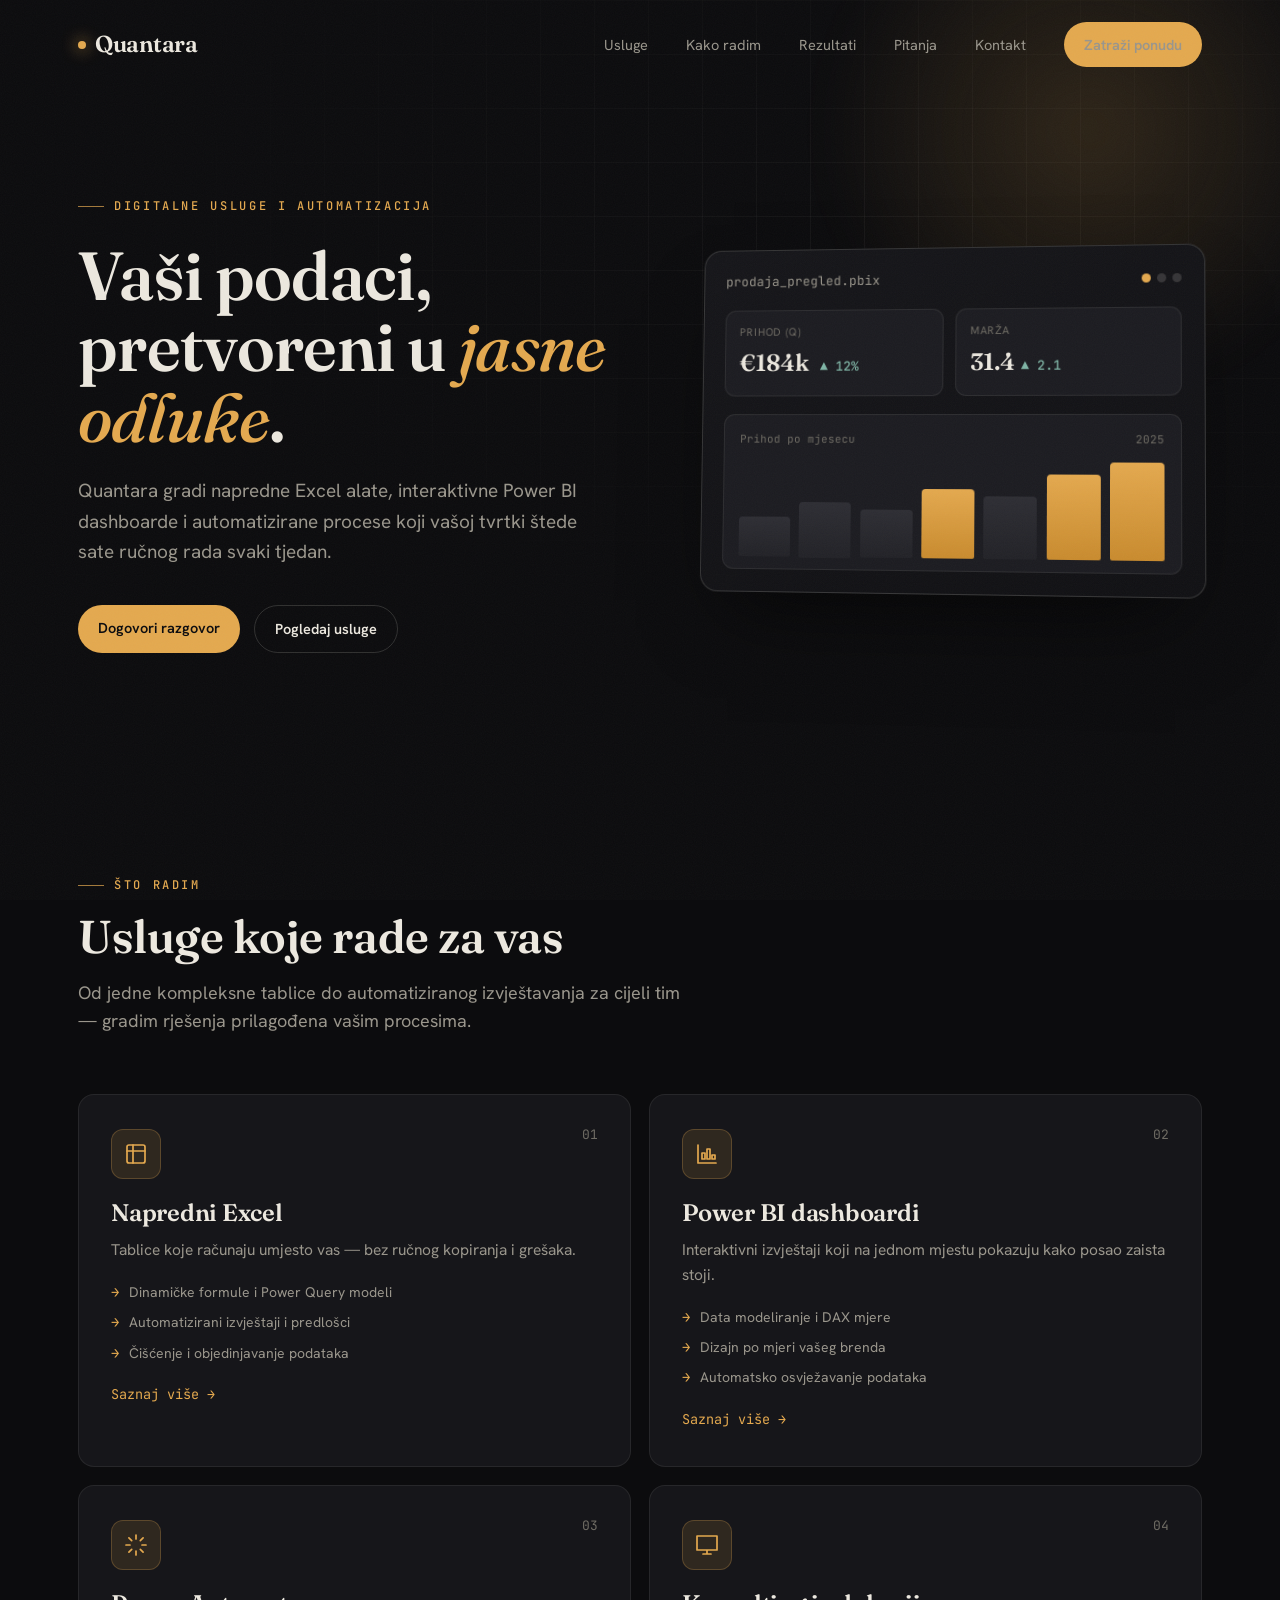
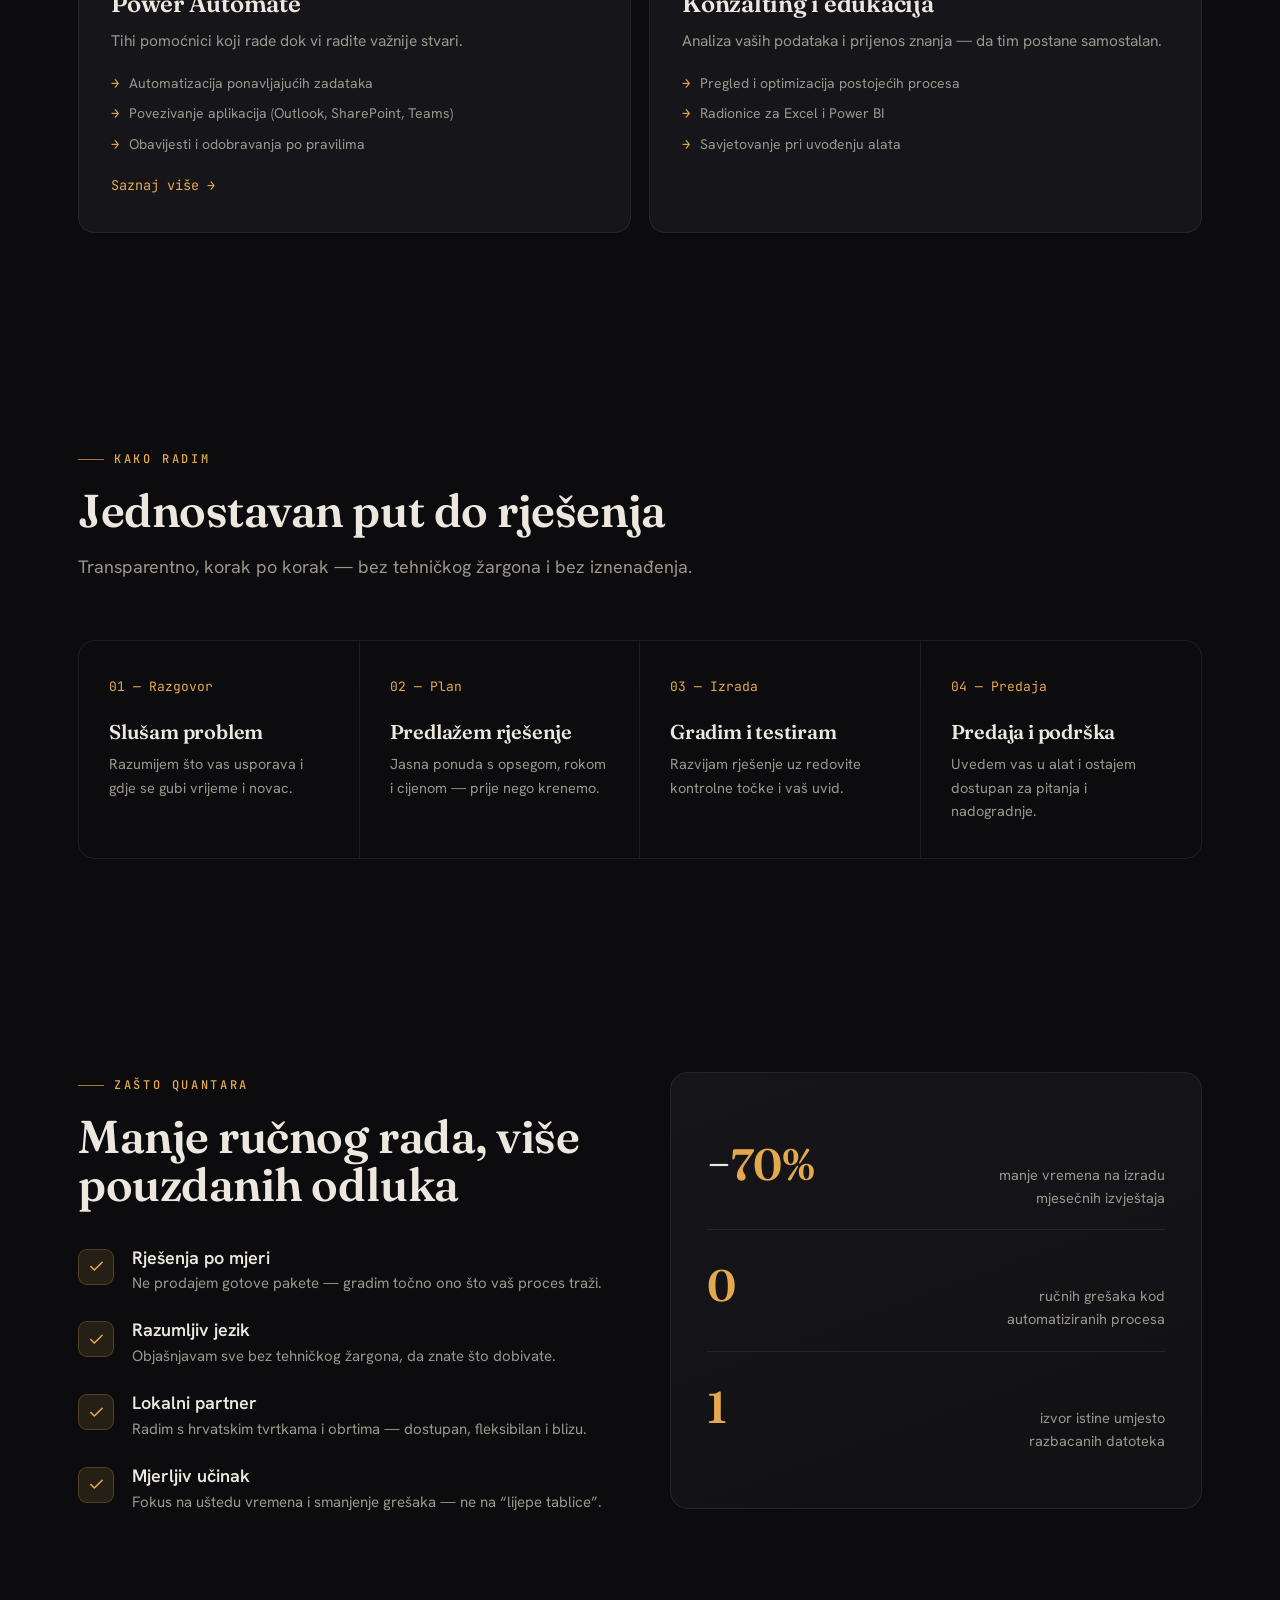
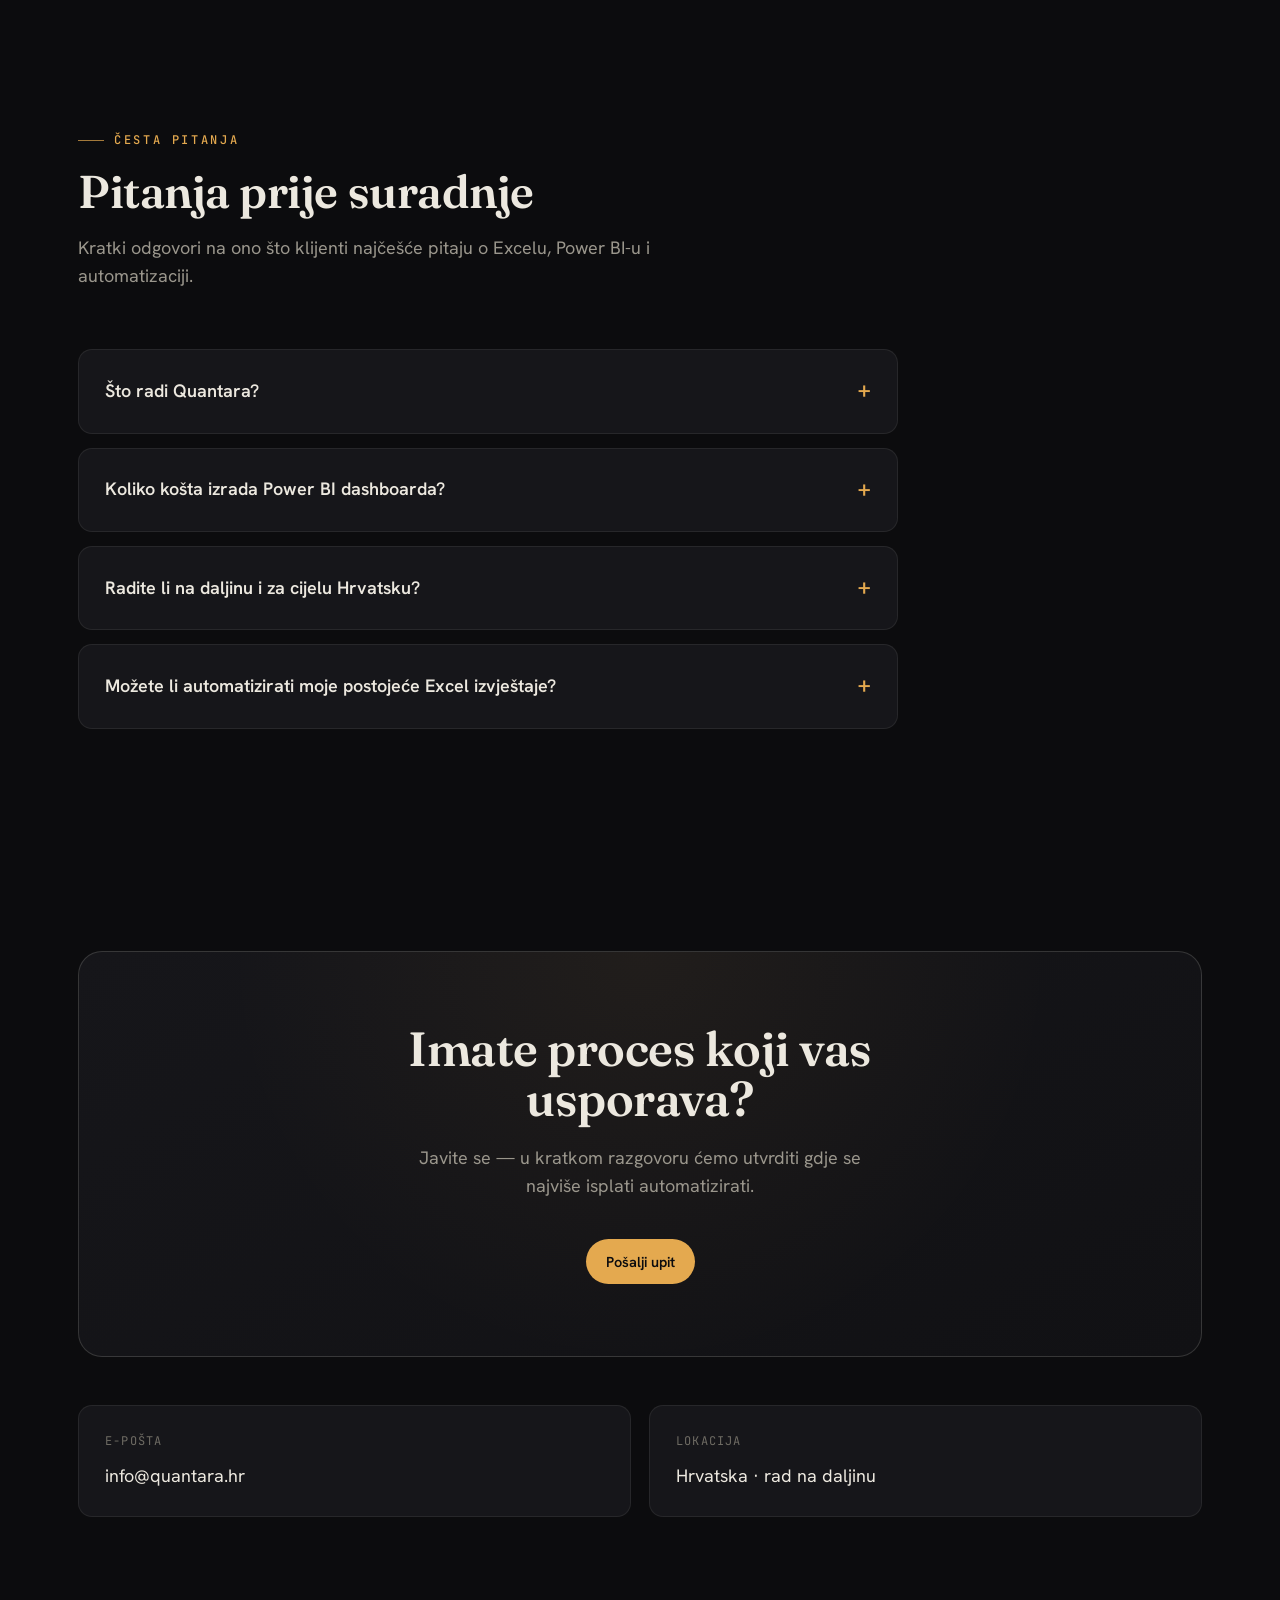
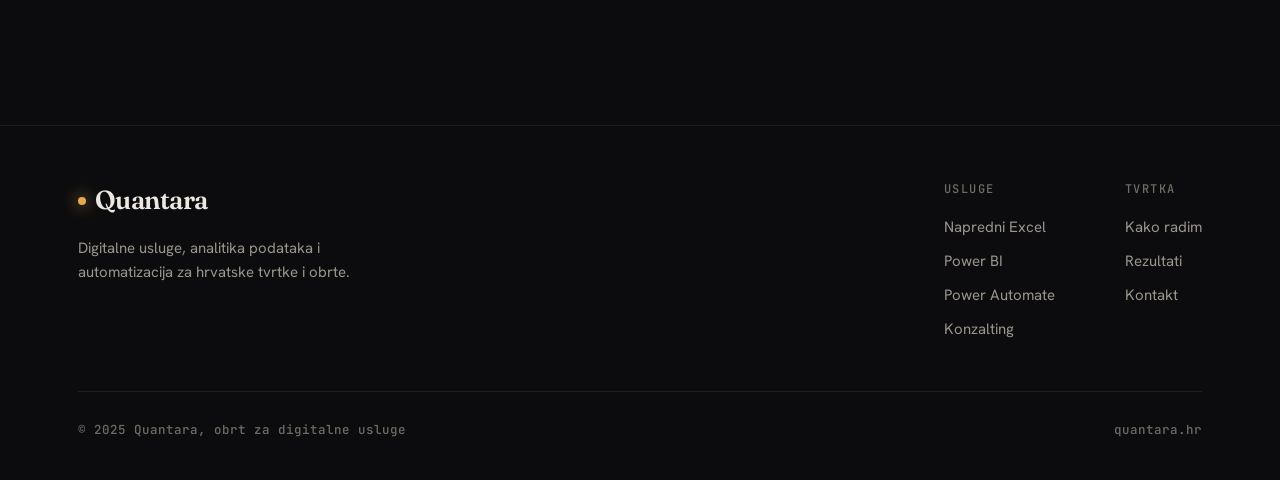
<file: index.html>
<!DOCTYPE html>
<html lang="hr">
<head>
<meta charset="UTF-8" />
<meta name="viewport" content="width=device-width, initial-scale=1.0" />
<title>Quantara — Excel, Power BI i Power Automate rješenja</title>
<meta name="description" content="Quantara pretvara vaše podatke u jasne odluke. Napredni Excel, Power BI dashboardi i automatizacija procesa s Power Automate za hrvatske tvrtke i obrte." />

<link rel="icon" href="favicon.ico" sizes="any" />
<link rel="icon" type="image/svg+xml" href="favicon.svg" />
<link rel="icon" type="image/png" sizes="32x32" href="favicon-32.png" />
<link rel="icon" type="image/png" sizes="16x16" href="favicon-16.png" />
<link rel="apple-touch-icon" href="apple-touch-icon.png" />

<meta property="og:type" content="website" />
<meta property="og:title" content="Quantara — Excel, Power BI i Power Automate rješenja" />
<meta property="og:description" content="Vaši podaci, pretvoreni u jasne odluke. Napredni Excel, Power BI dashboardi i automatizacija procesa za hrvatske tvrtke i obrte." />
<meta property="og:url" content="https://quantara.hr" />
<meta property="og:image" content="https://quantara.hr/og-image.png" />
<meta name="twitter:card" content="summary_large_image" />
<meta name="twitter:title" content="Quantara — Excel, Power BI i Power Automate rješenja" />
<meta name="twitter:description" content="Vaši podaci, pretvoreni u jasne odluke." />
<meta name="twitter:image" content="https://quantara.hr/og-image.png" />

<link rel="canonical" href="https://quantara.hr/" />

<script type="application/ld+json">
{
  "@context": "https://schema.org",
  "@type": "ProfessionalService",
  "name": "Quantara",
  "description": "Digitalne usluge i automatizacija: napredni Excel, Power BI dashboardi i Power Automate za hrvatske tvrtke i obrte.",
  "url": "https://quantara.hr/",
  "image": "https://quantara.hr/og-image.png",
  "email": "info@quantara.hr",
  "priceRange": "$$",
  "areaServed": {
    "@type": "Country",
    "name": "Hrvatska"
  },
  "address": {
    "@type": "PostalAddress",
    "addressCountry": "HR"
  },
  "knowsAbout": ["Microsoft Excel", "Power BI", "Power Automate", "Power Query", "DAX", "automatizacija procesa", "izvještavanje", "vizualizacija podataka"],
  "makesOffer": [
    { "@type": "Offer", "itemOffered": { "@type": "Service", "name": "Napredni Excel", "description": "Dinamičke formule, Power Query modeli, automatizirani izvještaji i čišćenje podataka." } },
    { "@type": "Offer", "itemOffered": { "@type": "Service", "name": "Power BI dashboardi", "description": "Data modeliranje, DAX mjere, interaktivni izvještaji i automatsko osvježavanje podataka." } },
    { "@type": "Offer", "itemOffered": { "@type": "Service", "name": "Power Automate", "description": "Automatizacija ponavljajućih zadataka i povezivanje aplikacija (Outlook, SharePoint, Teams)." } },
    { "@type": "Offer", "itemOffered": { "@type": "Service", "name": "Konzalting i edukacija", "description": "Analiza i optimizacija procesa te radionice za Excel i Power BI." } }
  ]
}
</script>

<script type="application/ld+json">
{
  "@context": "https://schema.org",
  "@type": "FAQPage",
  "mainEntity": [
    {
      "@type": "Question",
      "name": "Što radi Quantara?",
      "acceptedAnswer": { "@type": "Answer", "text": "Quantara je obrt za digitalne usluge koji gradi napredne Excel alate, interaktivne Power BI dashboarde i automatizirane procese u Power Automate za hrvatske tvrtke i obrte." }
    },
    {
      "@type": "Question",
      "name": "Koliko košta izrada Power BI dashboarda?",
      "acceptedAnswer": { "@type": "Answer", "text": "Cijena ovisi o opsegu, broju izvora podataka i složenosti izvještaja. Nakon kratkog razgovora dobivate jasnu ponudu s opsegom, rokom i cijenom prije početka rada." }
    },
    {
      "@type": "Question",
      "name": "Radite li na daljinu i za cijelu Hrvatsku?",
      "acceptedAnswer": { "@type": "Answer", "text": "Da. Quantara radi s klijentima iz cijele Hrvatske na daljinu, uz komunikaciju e-poštom i video pozivima." }
    },
    {
      "@type": "Question",
      "name": "Možete li automatizirati moje postojeće Excel izvještaje?",
      "acceptedAnswer": { "@type": "Answer", "text": "Da. Postojeće tablice i ručne procese moguće je automatizirati pomoću Power Query, makronaredbi i Power Automate, čime se smanjuju greške i štedi vrijeme." }
    }
  ]
}
</script>

<link rel="preconnect" href="https://fonts.googleapis.com" />
<link rel="preconnect" href="https://fonts.gstatic.com" crossorigin />
<link href="https://fonts.googleapis.com/css2?family=Fraunces:opsz,wght@9..144,400;9..144,500;9..144,600;9..144,700&family=Hanken+Grotesk:wght@400;500;600;700&family=JetBrains+Mono:wght@400;500;600&display=swap" rel="stylesheet" />

<link rel="stylesheet" href="styles.css" />
</head>
<body>

<!-- ============ NAV ============ -->
<header id="header">
  <nav class="nav">
    <a href="#top" class="logo"><span class="dot"></span>Quantara</a>
    <div class="nav-links" id="navlinks">
      <a href="#usluge">Usluge</a>
      <a href="#proces">Kako radim</a>
      <a href="#rezultati">Rezultati</a>
      <a href="#faq">Pitanja</a>
      <a href="#kontakt">Kontakt</a>
      <a href="#kontakt" class="btn">Zatraži ponudu</a>
    </div>
    <button class="menu-toggle" id="menutoggle" aria-label="Izbornik">☰</button>
  </nav>
</header>

<!-- ============ HERO ============ -->
<section class="hero" id="top">
  <div class="hero-grid-bg"></div>
  <div class="hero-glow"></div>
  <div class="wrap hero-inner">
    <div class="hero-copy">
      <span class="eyebrow reveal-load d1">Digitalne usluge i automatizacija</span>
      <h1 class="reveal-load d2">Vaši podaci,<br>pretvoreni u <em>jasne odluke</em>.</h1>
      <p class="lead reveal-load d3">
        Quantara gradi napredne Excel alate, interaktivne Power BI dashboarde i
        automatizirane procese koji vašoj tvrtki štede sate ručnog rada svaki tjedan.
      </p>
      <div class="hero-cta reveal-load d4">
        <a href="#kontakt" class="btn">Dogovori razgovor</a>
        <a href="#usluge" class="btn btn-ghost">Pogledaj usluge</a>
      </div>
    </div>

    <!-- faux dashboard -->
    <div class="reveal-load d6">
      <div class="dash">
        <div class="dash-head">
          <span class="dash-title">prodaja_pregled.pbix</span>
          <div class="dash-dots"><span></span><span></span><span></span></div>
        </div>
        <div class="kpis">
          <div class="kpi"><div class="k-lbl">Prihod (Q)</div><div class="k-val">€184k <small>▲ 12%</small></div></div>
          <div class="kpi"><div class="k-lbl">Marža</div><div class="k-val">31.4<small>▲ 2.1</small></div></div>
        </div>
        <div class="chart">
          <div class="chart-top"><span>Prihod po mjesecu</span><span>2025</span></div>
          <div class="bars">
            <div class="bar alt" style="height:42%;animation-delay:.6s"></div>
            <div class="bar alt" style="height:58%;animation-delay:.68s"></div>
            <div class="bar alt" style="height:50%;animation-delay:.76s"></div>
            <div class="bar" style="height:72%;animation-delay:.84s"></div>
            <div class="bar alt" style="height:65%;animation-delay:.92s"></div>
            <div class="bar" style="height:88%;animation-delay:1s"></div>
            <div class="bar" style="height:100%;animation-delay:1.08s"></div>
          </div>
        </div>
      </div>
    </div>
  </div>
</section>

<!-- ============ USLUGE ============ -->
<section class="pad" id="usluge">
  <div class="wrap">
    <div class="sec-head reveal">
      <span class="eyebrow">Što radim</span>
      <h2>Usluge koje rade za vas</h2>
      <p>Od jedne kompleksne tablice do automatiziranog izvještavanja za cijeli tim — gradim rješenja prilagođena vašim procesima.</p>
    </div>

    <div class="services">
      <article class="svc reveal">
        <span class="num-tag">01</span>
        <div class="svc-ico"><svg viewBox="0 0 24 24" fill="none" stroke-width="1.7" stroke-linecap="round" stroke-linejoin="round"><rect x="3" y="3" width="18" height="18" rx="2"/><path d="M3 9h18M9 3v18"/></svg></div>
        <h3>Napredni Excel</h3>
        <p>Tablice koje računaju umjesto vas — bez ručnog kopiranja i grešaka.</p>
        <ul>
          <li>Dinamičke formule i Power Query modeli</li>
          <li>Automatizirani izvještaji i predlošci</li>
          <li>Čišćenje i objedinjavanje podataka</li>
        </ul>
        <a class="svc-more" href="excel.html">Saznaj više →</a>
      </article>

      <article class="svc reveal">
        <span class="num-tag">02</span>
        <div class="svc-ico"><svg viewBox="0 0 24 24" fill="none" stroke-width="1.7" stroke-linecap="round" stroke-linejoin="round"><path d="M3 3v18h18"/><rect x="7" y="11" width="3" height="6"/><rect x="12" y="7" width="3" height="10"/><rect x="17" y="13" width="3" height="4"/></svg></div>
        <h3>Power BI dashboardi</h3>
        <p>Interaktivni izvještaji koji na jednom mjestu pokazuju kako posao zaista stoji.</p>
        <ul>
          <li>Data modeliranje i DAX mjere</li>
          <li>Dizajn po mjeri vašeg brenda</li>
          <li>Automatsko osvježavanje podataka</li>
        </ul>
        <a class="svc-more" href="power-bi.html">Saznaj više →</a>
      </article>

      <article class="svc reveal">
        <span class="num-tag">03</span>
        <div class="svc-ico"><svg viewBox="0 0 24 24" fill="none" stroke-width="1.7" stroke-linecap="round" stroke-linejoin="round"><path d="M12 2v4M12 18v4M4.9 4.9l2.8 2.8M16.3 16.3l2.8 2.8M2 12h4M18 12h4M4.9 19.1l2.8-2.8M16.3 7.7l2.8-2.8"/></svg></div>
        <h3>Power Automate</h3>
        <p>Tihi pomoćnici koji rade dok vi radite važnije stvari.</p>
        <ul>
          <li>Automatizacija ponavljajućih zadataka</li>
          <li>Povezivanje aplikacija (Outlook, SharePoint, Teams)</li>
          <li>Obavijesti i odobravanja po pravilima</li>
        </ul>
        <a class="svc-more" href="power-automate.html">Saznaj više →</a>
      </article>

      <article class="svc reveal">
        <span class="num-tag">04</span>
        <div class="svc-ico"><svg viewBox="0 0 24 24" fill="none" stroke-width="1.7" stroke-linecap="round" stroke-linejoin="round"><path d="M2 3h20v14H2zM8 21h8M12 17v4"/></svg></div>
        <h3>Konzalting i edukacija</h3>
        <p>Analiza vaših podataka i prijenos znanja — da tim postane samostalan.</p>
        <ul>
          <li>Pregled i optimizacija postojećih procesa</li>
          <li>Radionice za Excel i Power BI</li>
          <li>Savjetovanje pri uvođenju alata</li>
        </ul>
      </article>
    </div>
  </div>
</section>

<!-- ============ PROCES ============ -->
<section class="pad" id="proces">
  <div class="wrap">
    <div class="sec-head reveal">
      <span class="eyebrow">Kako radim</span>
      <h2>Jednostavan put do rješenja</h2>
      <p>Transparentno, korak po korak — bez tehničkog žargona i bez iznenađenja.</p>
    </div>

    <div class="process-grid reveal">
      <div class="step">
        <div class="s-num">01 — Razgovor</div>
        <h3>Slušam problem</h3>
        <p>Razumijem što vas usporava i gdje se gubi vrijeme i novac.</p>
      </div>
      <div class="step">
        <div class="s-num">02 — Plan</div>
        <h3>Predlažem rješenje</h3>
        <p>Jasna ponuda s opsegom, rokom i cijenom — prije nego krenemo.</p>
      </div>
      <div class="step">
        <div class="s-num">03 — Izrada</div>
        <h3>Gradim i testiram</h3>
        <p>Razvijam rješenje uz redovite kontrolne točke i vaš uvid.</p>
      </div>
      <div class="step">
        <div class="s-num">04 — Predaja</div>
        <h3>Predaja i podrška</h3>
        <p>Uvedem vas u alat i ostajem dostupan za pitanja i nadogradnje.</p>
      </div>
    </div>
  </div>
</section>

<!-- ============ REZULTATI / WHY ============ -->
<section class="pad" id="rezultati">
  <div class="wrap">
    <div class="why">
      <div>
        <div class="sec-head reveal" style="margin-bottom:40px">
          <span class="eyebrow">Zašto Quantara</span>
          <h2>Manje ručnog rada, više pouzdanih odluka</h2>
        </div>
        <div class="why-list">
          <div class="why-item reveal">
            <div class="check"><svg viewBox="0 0 24 24" fill="none" stroke-width="2.2" stroke-linecap="round" stroke-linejoin="round"><path d="M20 6 9 17l-5-5"/></svg></div>
            <div><h3>Rješenja po mjeri</h3><p>Ne prodajem gotove pakete — gradim točno ono što vaš proces traži.</p></div>
          </div>
          <div class="why-item reveal">
            <div class="check"><svg viewBox="0 0 24 24" fill="none" stroke-width="2.2" stroke-linecap="round" stroke-linejoin="round"><path d="M20 6 9 17l-5-5"/></svg></div>
            <div><h3>Razumljiv jezik</h3><p>Objašnjavam sve bez tehničkog žargona, da znate što dobivate.</p></div>
          </div>
          <div class="why-item reveal">
            <div class="check"><svg viewBox="0 0 24 24" fill="none" stroke-width="2.2" stroke-linecap="round" stroke-linejoin="round"><path d="M20 6 9 17l-5-5"/></svg></div>
            <div><h3>Lokalni partner</h3><p>Radim s hrvatskim tvrtkama i obrtima — dostupan, fleksibilan i blizu.</p></div>
          </div>
          <div class="why-item reveal">
            <div class="check"><svg viewBox="0 0 24 24" fill="none" stroke-width="2.2" stroke-linecap="round" stroke-linejoin="round"><path d="M20 6 9 17l-5-5"/></svg></div>
            <div><h3>Mjerljiv učinak</h3><p>Fokus na uštedu vremena i smanjenje grešaka — ne na “lijepe tablice”.</p></div>
          </div>
        </div>
      </div>

      <div class="why-visual reveal">
        <div class="metric-row">
          <div class="m-num">−<span>70%</span></div>
          <div class="m-lbl">manje vremena na izradu mjesečnih izvještaja</div>
        </div>
        <div class="metric-row">
          <div class="m-num"><span>0</span></div>
          <div class="m-lbl">ručnih grešaka kod automatiziranih procesa</div>
        </div>
        <div class="metric-row">
          <div class="m-num"><span>1</span></div>
          <div class="m-lbl">izvor istine umjesto razbacanih datoteka</div>
        </div>
      </div>
    </div>
  </div>
</section>

<!-- ============ FAQ ============ -->
<section class="pad" id="faq">
  <div class="wrap">
    <div class="sec-head reveal">
      <span class="eyebrow">Česta pitanja</span>
      <h2>Pitanja prije suradnje</h2>
      <p>Kratki odgovori na ono što klijenti najčešće pitaju o Excelu, Power BI-u i automatizaciji.</p>
    </div>

    <div class="faq-list">
      <details class="faq-item reveal">
        <summary>Što radi Quantara?</summary>
        <p>Quantara je obrt za digitalne usluge koji gradi napredne Excel alate, interaktivne Power BI dashboarde i automatizirane procese u Power Automate za hrvatske tvrtke i obrte.</p>
      </details>
      <details class="faq-item reveal">
        <summary>Koliko košta izrada Power BI dashboarda?</summary>
        <p>Cijena ovisi o opsegu, broju izvora podataka i složenosti izvještaja. Nakon kratkog razgovora dobivate jasnu ponudu s opsegom, rokom i cijenom — prije početka rada.</p>
      </details>
      <details class="faq-item reveal">
        <summary>Radite li na daljinu i za cijelu Hrvatsku?</summary>
        <p>Da. Quantara radi s klijentima iz cijele Hrvatske na daljinu, uz komunikaciju e-poštom i video pozivima.</p>
      </details>
      <details class="faq-item reveal">
        <summary>Možete li automatizirati moje postojeće Excel izvještaje?</summary>
        <p>Da. Postojeće tablice i ručne procese moguće je automatizirati pomoću Power Query, makronaredbi i Power Automate, čime se smanjuju greške i štedi vrijeme.</p>
      </details>
    </div>
  </div>
</section>

<!-- ============ CTA + KONTAKT ============ -->
<section class="pad" id="kontakt">
  <div class="wrap">
    <div class="cta-band reveal">
      <h2>Imate proces koji vas usporava?</h2>
      <p>Javite se — u kratkom razgovoru ćemo utvrditi gdje se najviše isplati automatizirati.</p>
      <div class="hero-cta">
        <a href="mailto:info@quantara.hr" class="btn">Pošalji upit</a>
      </div>
    </div>

    <div class="contact-strip">
      <div class="contact-card reveal">
        <div class="c-lbl">E-pošta</div>
        <a href="mailto:info@quantara.hr" class="c-val">info@quantara.hr</a>
      </div>
      <div class="contact-card reveal">
        <div class="c-lbl">Lokacija</div>
        <div class="c-val">Hrvatska · rad na daljinu</div>
      </div>
    </div>
  </div>
</section>

<!-- ============ FOOTER ============ -->
<footer>
  <div class="wrap">
    <div class="foot-top">
      <div>
        <div class="logo"><span class="dot"></span>Quantara</div>
        <p class="foot-tag">Digitalne usluge, analitika podataka i automatizacija za hrvatske tvrtke i obrte.</p>
      </div>
      <div class="foot-cols">
        <div class="foot-col">
          <h4>Usluge</h4>
          <a href="#usluge">Napredni Excel</a>
          <a href="#usluge">Power BI</a>
          <a href="#usluge">Power Automate</a>
          <a href="#usluge">Konzalting</a>
        </div>
        <div class="foot-col">
          <h4>Tvrtka</h4>
          <a href="#proces">Kako radim</a>
          <a href="#rezultati">Rezultati</a>
          <a href="#kontakt">Kontakt</a>
        </div>
      </div>
    </div>
    <div class="foot-bot">
      <span class="mono">© 2025 Quantara, obrt za digitalne usluge</span>
      <span class="mono">quantara.hr</span>
    </div>
  </div>
</footer>

<script>
  // sticky nav
  const header = document.getElementById('header');
  const onScroll = () => header.classList.toggle('scrolled', window.scrollY > 30);
  onScroll();
  window.addEventListener('scroll', onScroll, {passive:true});

  // mobile menu
  const toggle = document.getElementById('menutoggle');
  const links = document.getElementById('navlinks');
  toggle.addEventListener('click', () => links.classList.toggle('open'));
  links.querySelectorAll('a').forEach(a => a.addEventListener('click', () => links.classList.remove('open')));

  // scroll reveal
  const io = new IntersectionObserver((entries) => {
    entries.forEach(e => { if(e.isIntersecting){ e.target.classList.add('in'); io.unobserve(e.target);} });
  }, {threshold:0.15, rootMargin:'0px 0px -40px 0px'});
  document.querySelectorAll('.reveal').forEach(el => io.observe(el));
</script>
</body>
</html>
</file>
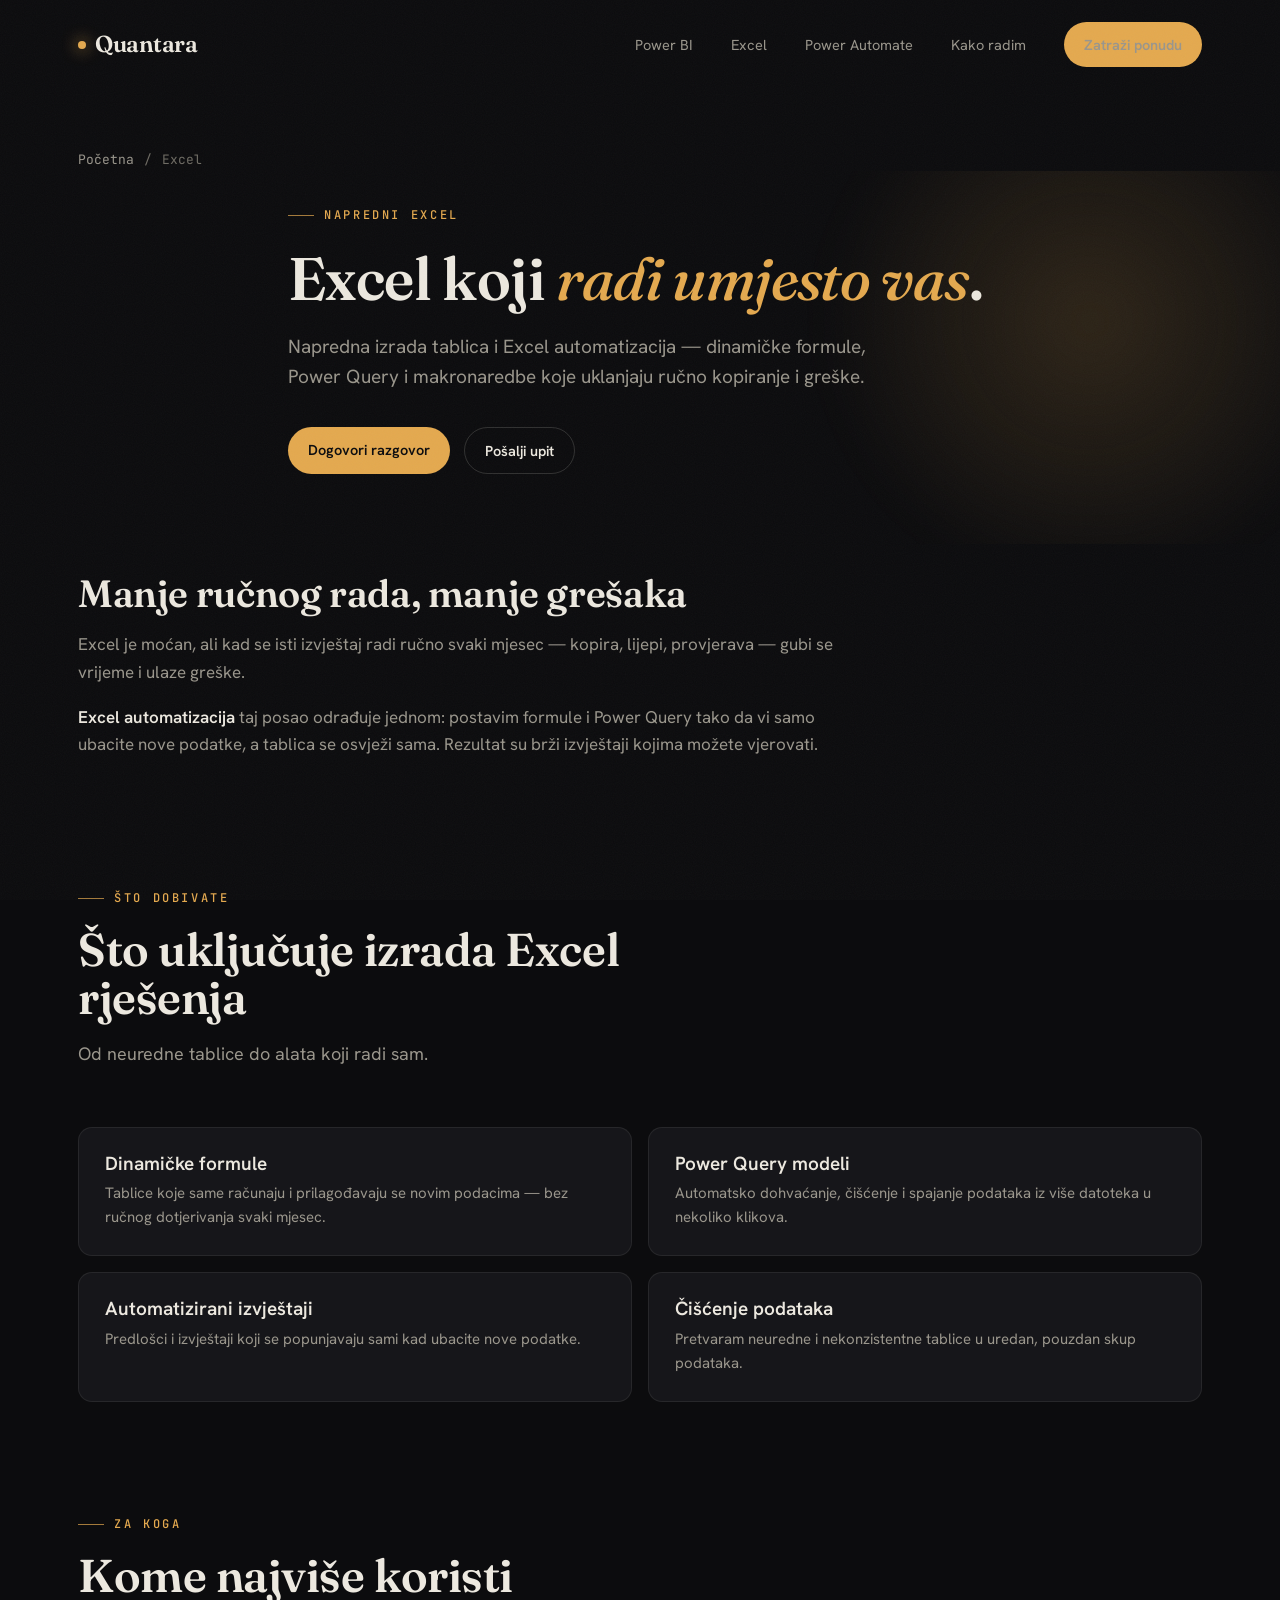
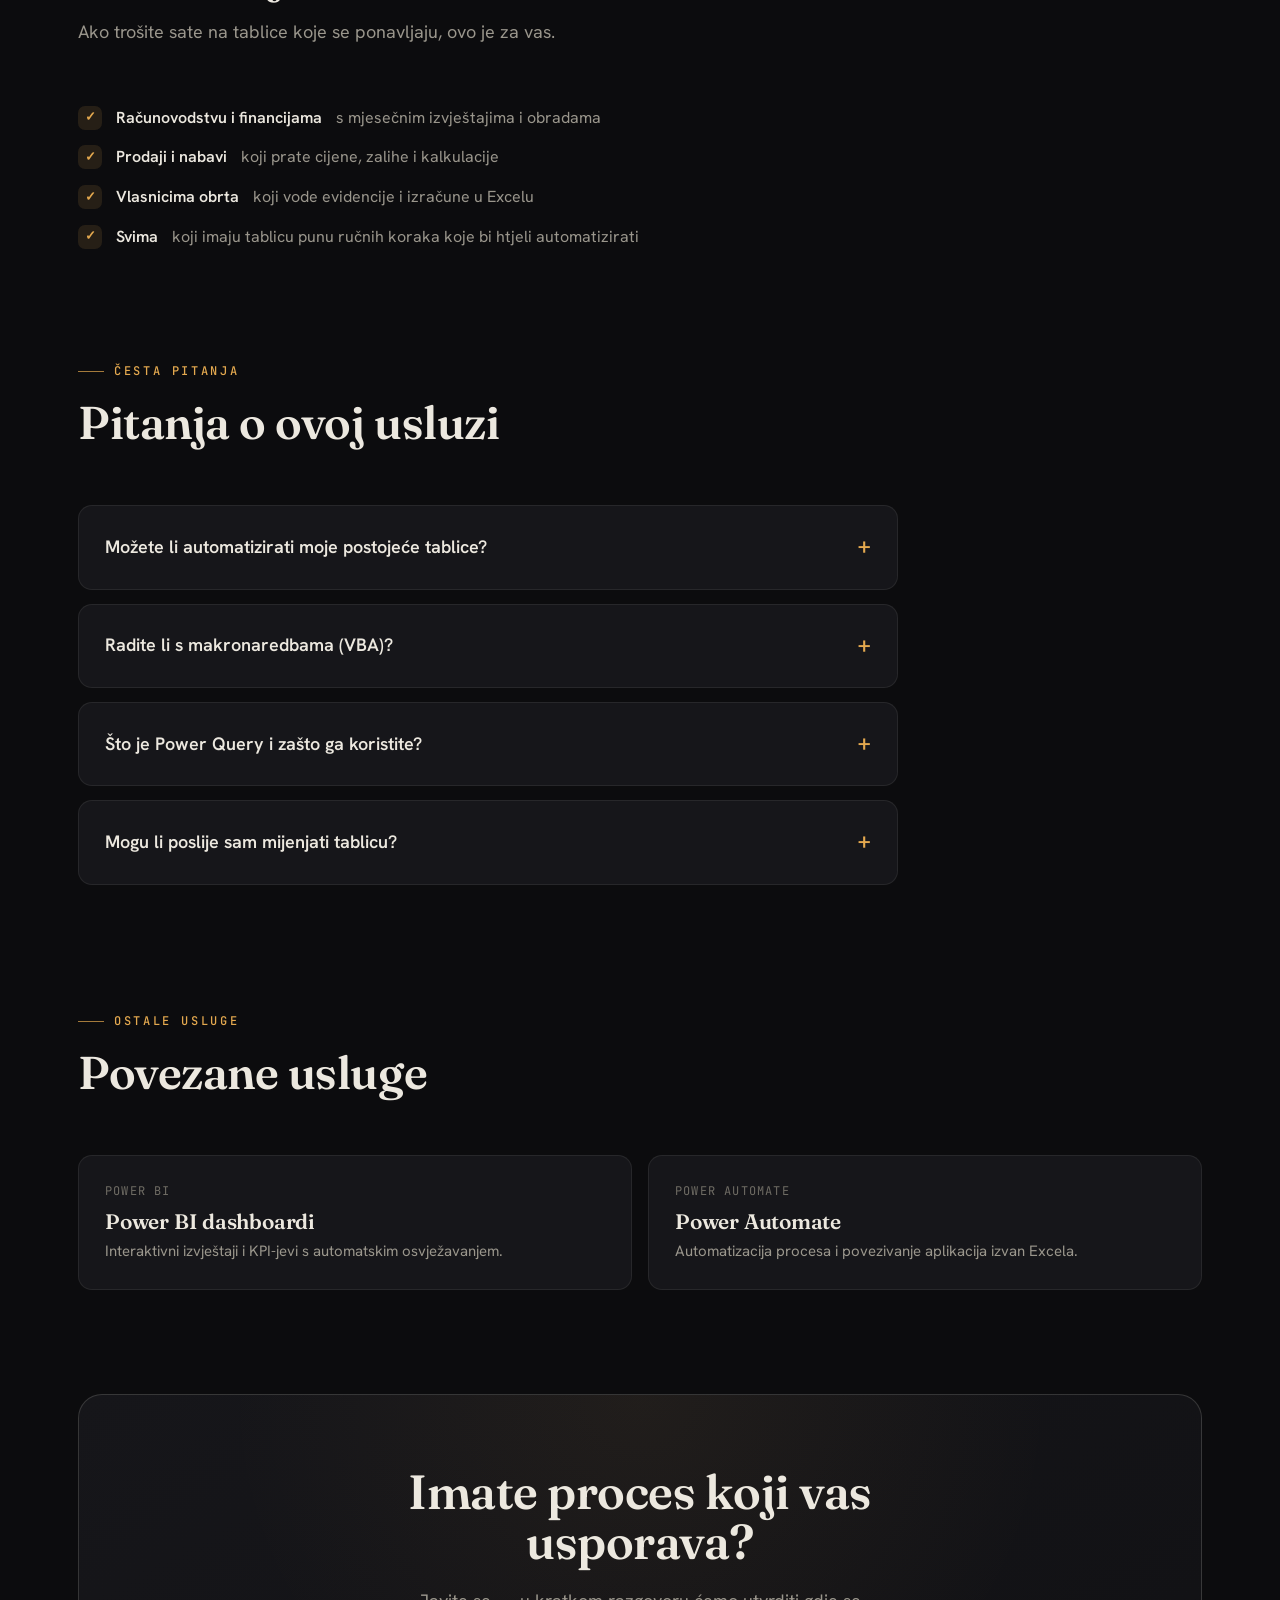
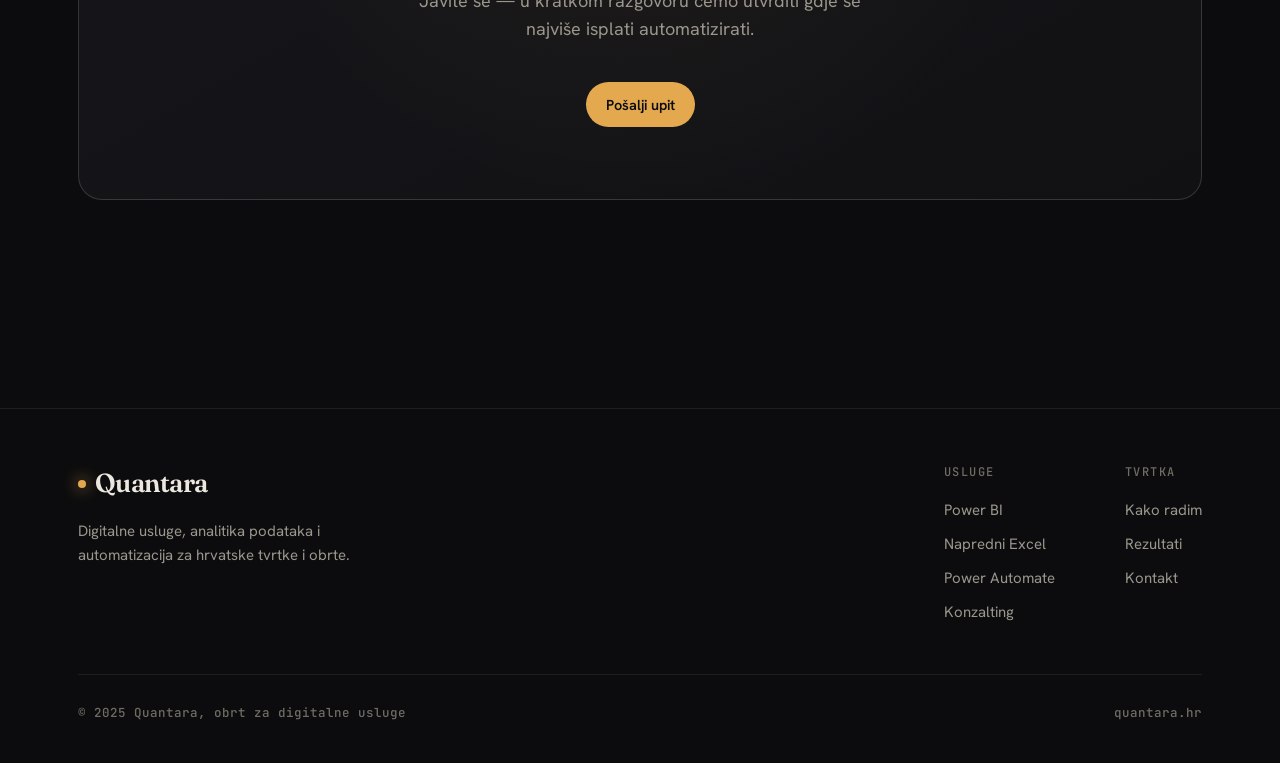
<file: excel.html>
<!DOCTYPE html>
<html lang="hr">
<head>
<meta charset="UTF-8" />
<meta name="viewport" content="width=device-width, initial-scale=1.0" />
<title>Napredni Excel — automatizacija i izrada tablica po mjeri | Quantara</title>
<meta name="description" content="Excel automatizacija i izrada tablica po mjeri: dinamičke formule, Power Query, makronaredbe i automatizirani izvještaji za tvrtke i obrte." />

<link rel="icon" href="favicon.ico" sizes="any" />
<link rel="icon" type="image/svg+xml" href="favicon.svg" />
<link rel="icon" type="image/png" sizes="32x32" href="favicon-32.png" />
<link rel="icon" type="image/png" sizes="16x16" href="favicon-16.png" />
<link rel="apple-touch-icon" href="apple-touch-icon.png" />

<meta property="og:type" content="website" />
<meta property="og:title" content="Napredni Excel i automatizacija | Quantara" />
<meta property="og:description" content="Excel automatizacija i izrada tablica po mjeri: dinamičke formule, Power Query, makronaredbe i automatizirani izvještaji za tvrtke i obrte." />
<meta property="og:url" content="https://quantara.hr/excel.html" />
<meta property="og:image" content="https://quantara.hr/og-image.png" />
<meta name="twitter:card" content="summary_large_image" />
<meta name="twitter:title" content="Napredni Excel i automatizacija | Quantara" />
<meta name="twitter:description" content="Excel automatizacija i izrada tablica po mjeri: dinamičke formule, Power Query, makronaredbe i automatizirani izvještaji za tvrtke i obrte." />
<meta name="twitter:image" content="https://quantara.hr/og-image.png" />

<link rel="canonical" href="https://quantara.hr/excel.html" />

<script type="application/ld+json">
{
  "@context": "https://schema.org",
  "@type": "Service",
  "name": "Napredni Excel i automatizacija",
  "description": "Dinamičke formule, Power Query modeli, makronaredbe i automatizirani Excel izvještaji.",
  "serviceType": "Napredni Excel i automatizacija",
  "url": "https://quantara.hr/excel.html",
  "provider": {
    "@type": "ProfessionalService",
    "name": "Quantara",
    "url": "https://quantara.hr/"
  },
  "areaServed": {
    "@type": "Country",
    "name": "Hrvatska"
  }
}
</script>
<script type="application/ld+json">
{
  "@context": "https://schema.org",
  "@type": "FAQPage",
  "mainEntity": [
    {
      "@type": "Question",
      "name": "Možete li automatizirati moje postojeće tablice?",
      "acceptedAnswer": {
        "@type": "Answer",
        "text": "Da. Postojeće Excel datoteke i ručne korake moguće je automatizirati pomoću formula, Power Query i makronaredbi, uz zadržavanje vašeg načina rada."
      }
    },
    {
      "@type": "Question",
      "name": "Radite li s makronaredbama (VBA)?",
      "acceptedAnswer": {
        "@type": "Answer",
        "text": "Da, kad je to najbolji alat za zadatak. Ondje gdje je moguće, prednost dajem Power Query i ugrađenim funkcijama jer su stabilnije i lakše za održavanje."
      }
    },
    {
      "@type": "Question",
      "name": "Što je Power Query i zašto ga koristite?",
      "acceptedAnswer": {
        "@type": "Answer",
        "text": "Power Query je ugrađeni alat za dohvaćanje i čišćenje podataka. Omogućuje da se ponavljajuće čišćenje i spajanje tablica odradi jednom, a zatim osvježi jednim klikom."
      }
    },
    {
      "@type": "Question",
      "name": "Mogu li poslije sam mijenjati tablicu?",
      "acceptedAnswer": {
        "@type": "Answer",
        "text": "Da. Rješenja gradim pregledno i uz kratku uputu, tako da ih možete sami koristiti i prilagođavati."
      }
    }
  ]
}
</script>
<script type="application/ld+json">
{
  "@context": "https://schema.org",
  "@type": "BreadcrumbList",
  "itemListElement": [
    {
      "@type": "ListItem",
      "position": 1,
      "name": "Početna",
      "item": "https://quantara.hr/"
    },
    {
      "@type": "ListItem",
      "position": 2,
      "name": "Excel",
      "item": "https://quantara.hr/excel.html"
    }
  ]
}
</script>

<link rel="preconnect" href="https://fonts.googleapis.com" />
<link rel="preconnect" href="https://fonts.gstatic.com" crossorigin />
<link href="https://fonts.googleapis.com/css2?family=Fraunces:opsz,wght@9..144,400;9..144,500;9..144,600;9..144,700&family=Hanken+Grotesk:wght@400;500;600;700&family=JetBrains+Mono:wght@400;500;600&display=swap" rel="stylesheet" />
<link rel="stylesheet" href="styles.css" />
</head>
<body>
<header id="header">
  <nav class="nav">
    <a href="index.html" class="logo"><span class="dot"></span>Quantara</a>
    <div class="nav-links" id="navlinks">
      <a href="power-bi.html">Power BI</a>
      <a href="excel.html">Excel</a>
      <a href="power-automate.html">Power Automate</a>
      <a href="index.html#proces">Kako radim</a>
      <a href="index.html#kontakt" class="btn">Zatraži ponudu</a>
    </div>
    <button class="menu-toggle" id="menutoggle" aria-label="Izbornik">☰</button>
  </nav>
</header>
<div class="wrap">
  <nav class="breadcrumb"><a href="index.html">Početna</a><span>/</span>Excel</nav>
</div><section class="svc-hero">
  <div class="hero-glow"></div>
  <div class="wrap svc-hero-inner">
    <span class="eyebrow reveal">Napredni Excel</span>
    <h1 class="reveal">Excel koji <em>radi umjesto vas</em>.</h1>
    <p class="lead reveal">Napredna izrada tablica i Excel automatizacija — dinamičke formule, Power Query i makronaredbe koje uklanjaju ručno kopiranje i greške.</p>
    <div class="hero-cta reveal">
      <a href="index.html#kontakt" class="btn">Dogovori razgovor</a>
      <a href="mailto:info@quantara.hr" class="btn btn-ghost">Pošalji upit</a>
    </div>
  </div>
</section><section class="pad" style="padding-top:30px">
  <div class="wrap"><div class="prose-block reveal"><h2>Manje ručnog rada, manje grešaka</h2><p>Excel je moćan, ali kad se isti izvještaj radi ručno svaki mjesec — kopira, lijepi, provjerava — gubi se vrijeme i ulaze greške.</p><p><strong>Excel automatizacija</strong> taj posao odrađuje jednom: postavim formule i Power Query tako da vi samo ubacite nove podatke, a tablica se osvježi sama. Rezultat su brži izvještaji kojima možete vjerovati.</p></div></div>
</section><section class="pad" style="padding-top:0">
  <div class="wrap">
    <div class="sec-head reveal"><span class="eyebrow">Što dobivate</span><h2>Što uključuje izrada Excel rješenja</h2><p>Od neuredne tablice do alata koji radi sam.</p></div>
    <div class="feature-grid"><div class="feature reveal"><h3>Dinamičke formule</h3><p>Tablice koje same računaju i prilagođavaju se novim podacima — bez ručnog dotjerivanja svaki mjesec.</p></div><div class="feature reveal"><h3>Power Query modeli</h3><p>Automatsko dohvaćanje, čišćenje i spajanje podataka iz više datoteka u nekoliko klikova.</p></div><div class="feature reveal"><h3>Automatizirani izvještaji</h3><p>Predlošci i izvještaji koji se popunjavaju sami kad ubacite nove podatke.</p></div><div class="feature reveal"><h3>Čišćenje podataka</h3><p>Pretvaram neuredne i nekonzistentne tablice u uredan, pouzdan skup podataka.</p></div></div>
  </div>
</section><section class="pad" style="padding-top:0">
  <div class="wrap">
    <div class="sec-head reveal"><span class="eyebrow">Za koga</span><h2>Kome najviše koristi</h2><p>Ako trošite sate na tablice koje se ponavljaju, ovo je za vas.</p></div>
    <ul class="check-list reveal"><li><b>Računovodstvu i financijama</b> s mjesečnim izvještajima i obradama</li><li><b>Prodaji i nabavi</b> koji prate cijene, zalihe i kalkulacije</li><li><b>Vlasnicima obrta</b> koji vode evidencije i izračune u Excelu</li><li><b>Svima</b> koji imaju tablicu punu ručnih koraka koje bi htjeli automatizirati</li></ul>
  </div>
</section><section class="pad" id="faq" style="padding-top:0">
  <div class="wrap">
    <div class="sec-head reveal"><span class="eyebrow">Česta pitanja</span><h2>Pitanja o ovoj usluzi</h2></div>
    <div class="faq-list"><details class="faq-item reveal"><summary>Možete li automatizirati moje postojeće tablice?</summary><p>Da. Postojeće Excel datoteke i ručne korake moguće je automatizirati pomoću formula, Power Query i makronaredbi, uz zadržavanje vašeg načina rada.</p></details><details class="faq-item reveal"><summary>Radite li s makronaredbama (VBA)?</summary><p>Da, kad je to najbolji alat za zadatak. Ondje gdje je moguće, prednost dajem Power Query i ugrađenim funkcijama jer su stabilnije i lakše za održavanje.</p></details><details class="faq-item reveal"><summary>Što je Power Query i zašto ga koristite?</summary><p>Power Query je ugrađeni alat za dohvaćanje i čišćenje podataka. Omogućuje da se ponavljajuće čišćenje i spajanje tablica odradi jednom, a zatim osvježi jednim klikom.</p></details><details class="faq-item reveal"><summary>Mogu li poslije sam mijenjati tablicu?</summary><p>Da. Rješenja gradim pregledno i uz kratku uputu, tako da ih možete sami koristiti i prilagođavati.</p></details></div>
  </div>
</section><section class="pad" style="padding-top:0">
  <div class="wrap">
    <div class="sec-head reveal"><span class="eyebrow">Ostale usluge</span><h2>Povezane usluge</h2></div>
    <div class="cross-links"><a class="cross-link reveal" href="power-bi.html"><div class="cl-lbl">Power BI</div><h3>Power BI dashboardi</h3><p>Interaktivni izvještaji i KPI-jevi s automatskim osvježavanjem.</p></a><a class="cross-link reveal" href="power-automate.html"><div class="cl-lbl">Power Automate</div><h3>Power Automate</h3><p>Automatizacija procesa i povezivanje aplikacija izvan Excela.</p></a></div>
  </div>
</section><section class="pad" style="padding-top:0">
  <div class="wrap">
    <div class="cta-band reveal">
      <h2>Imate proces koji vas usporava?</h2>
      <p>Javite se — u kratkom razgovoru ćemo utvrditi gdje se najviše isplati automatizirati.</p>
      <div class="hero-cta"><a href="mailto:info@quantara.hr" class="btn">Pošalji upit</a></div>
    </div>
  </div>
</section><footer>
  <div class="wrap">
    <div class="foot-top">
      <div>
        <div class="logo"><span class="dot"></span>Quantara</div>
        <p class="foot-tag">Digitalne usluge, analitika podataka i automatizacija za hrvatske tvrtke i obrte.</p>
      </div>
      <div class="foot-cols">
        <div class="foot-col">
          <h4>Usluge</h4>
          <a href="power-bi.html">Power BI</a>
          <a href="excel.html">Napredni Excel</a>
          <a href="power-automate.html">Power Automate</a>
          <a href="index.html#usluge">Konzalting</a>
        </div>
        <div class="foot-col">
          <h4>Tvrtka</h4>
          <a href="index.html#proces">Kako radim</a>
          <a href="index.html#rezultati">Rezultati</a>
          <a href="index.html#kontakt">Kontakt</a>
        </div>
      </div>
    </div>
    <div class="foot-bot">
      <span class="mono">© 2025 Quantara, obrt za digitalne usluge</span>
      <span class="mono">quantara.hr</span>
    </div>
  </div>
</footer>

<script>
  const header=document.getElementById('header');
  const onScroll=()=>header.classList.toggle('scrolled',window.scrollY>30);
  onScroll();window.addEventListener('scroll',onScroll,{passive:true});
  const toggle=document.getElementById('menutoggle');
  const links=document.getElementById('navlinks');
  toggle.addEventListener('click',()=>links.classList.toggle('open'));
  links.querySelectorAll('a').forEach(a=>a.addEventListener('click',()=>links.classList.remove('open')));
  const io=new IntersectionObserver((es)=>{es.forEach(e=>{if(e.isIntersecting){e.target.classList.add('in');io.unobserve(e.target);}});},{threshold:0.15,rootMargin:'0px 0px -40px 0px'});
  document.querySelectorAll('.reveal').forEach(el=>io.observe(el));
</script>
</body>
</html>
</file>
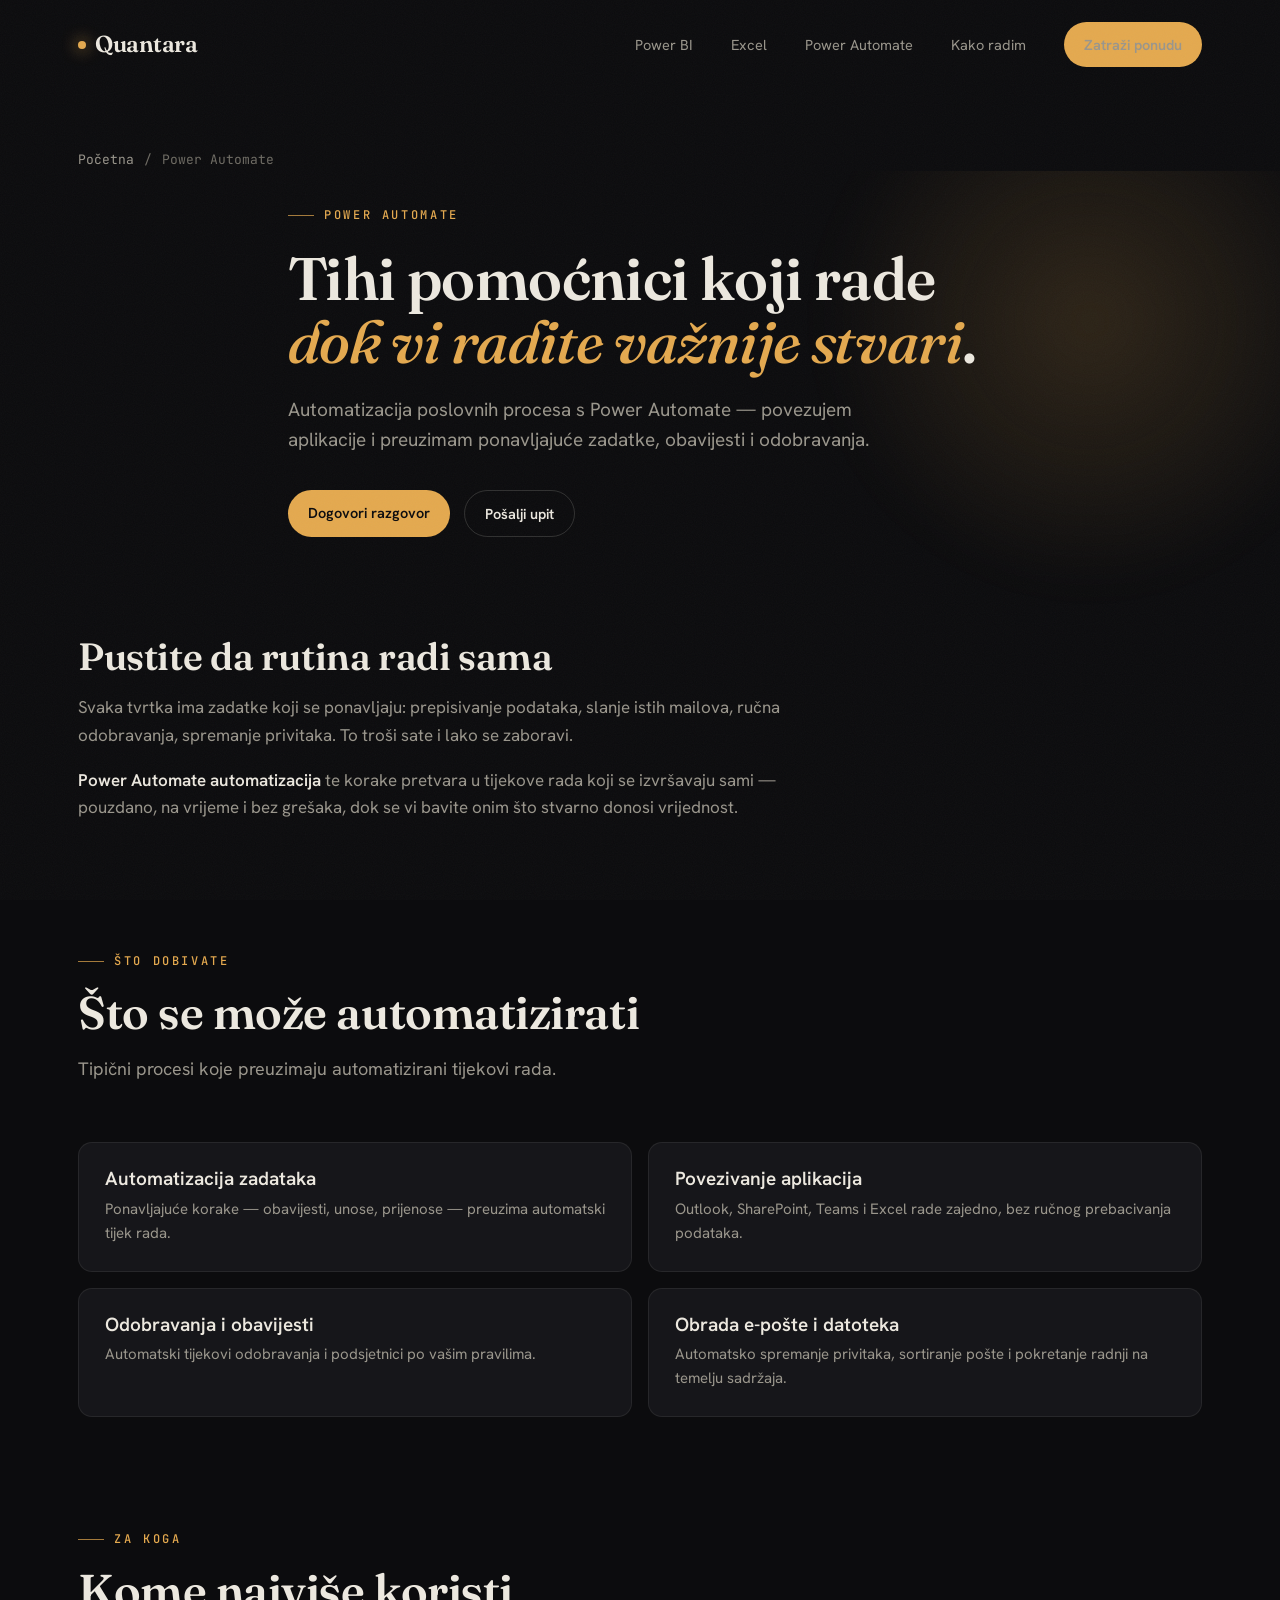
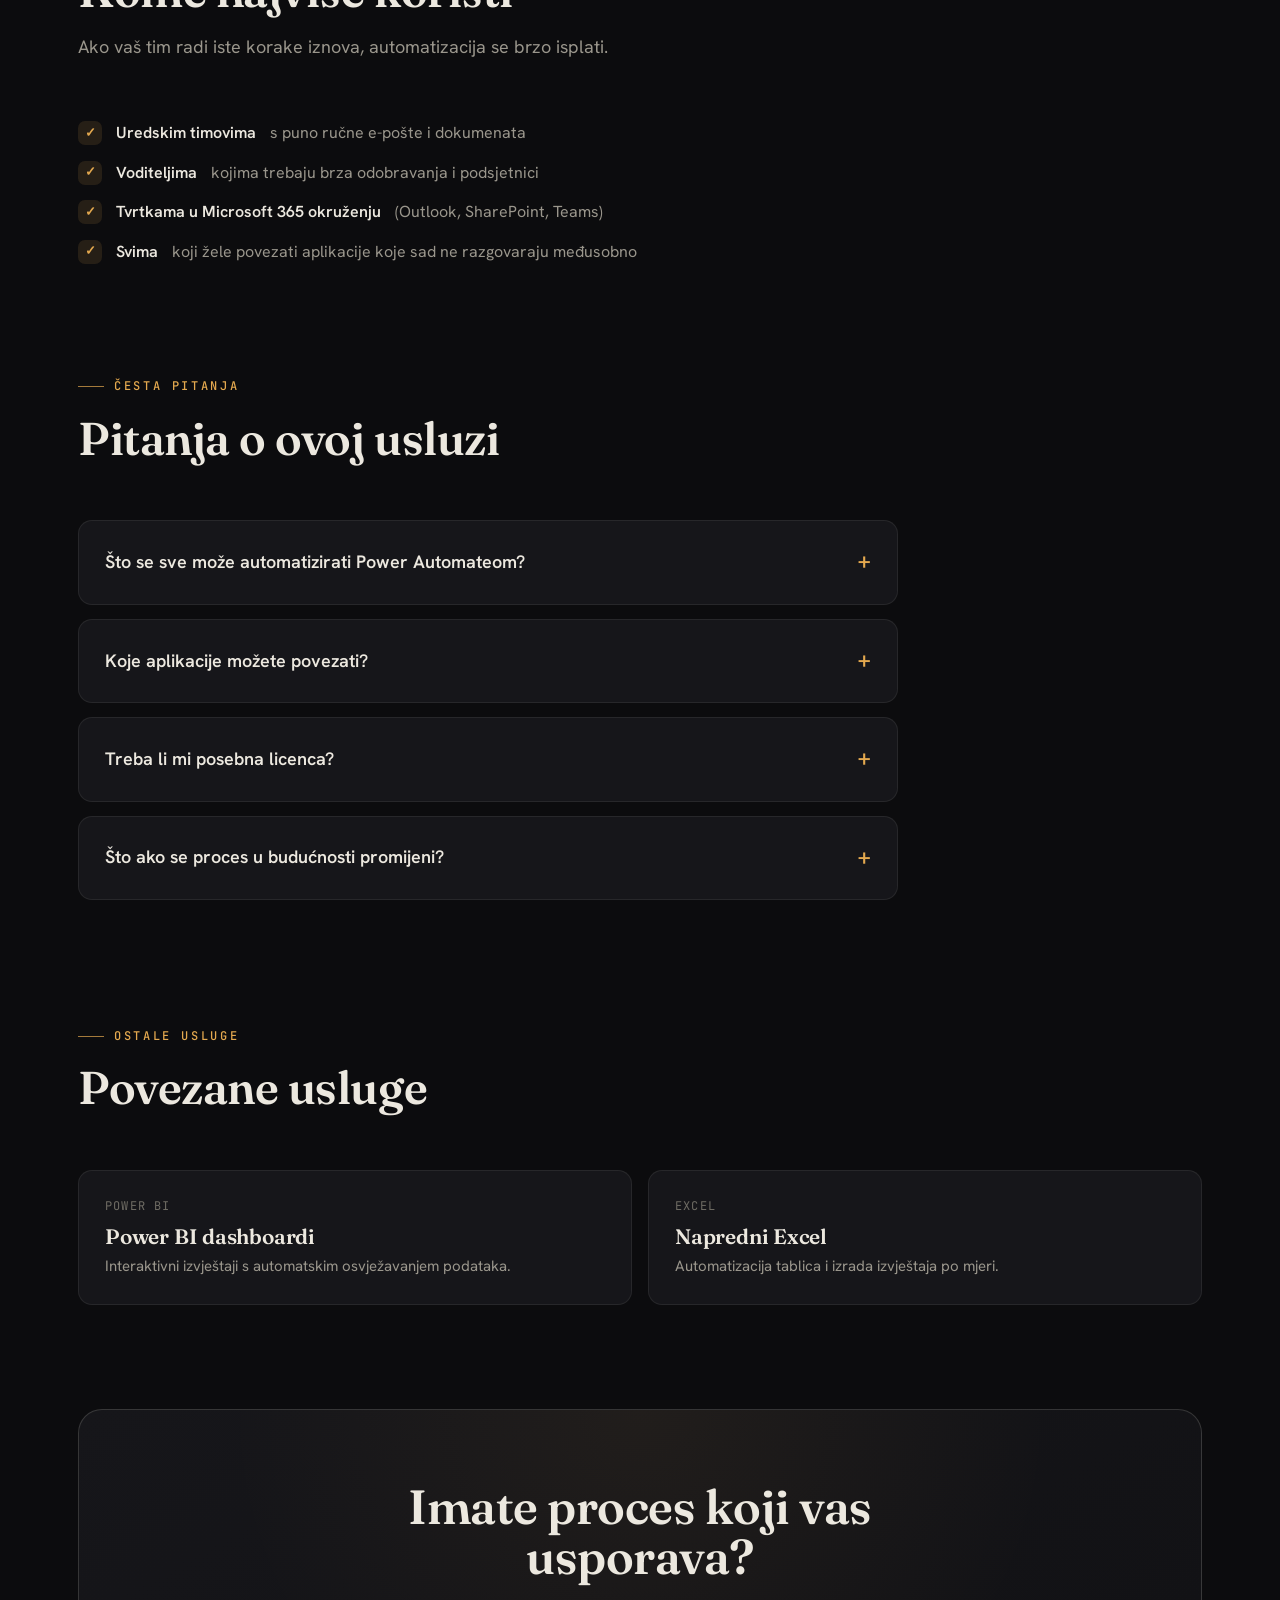
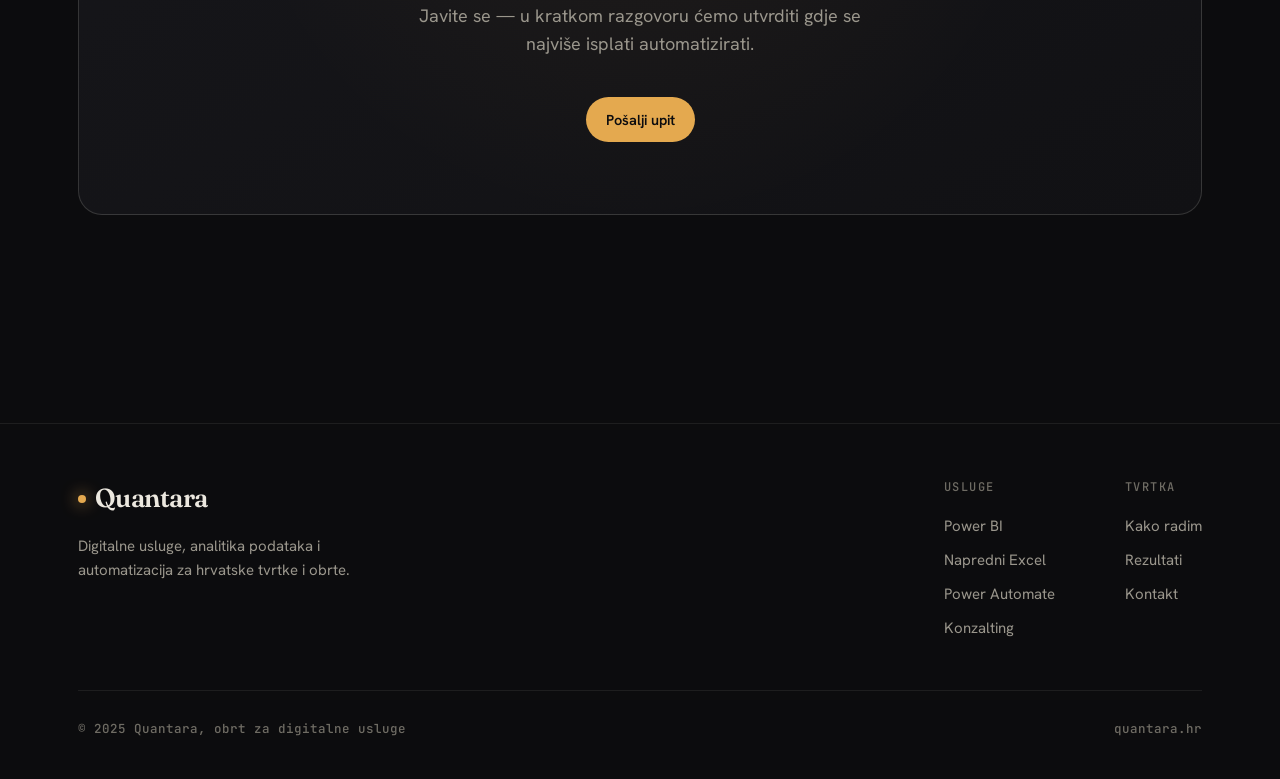
<file: power-automate.html>
<!DOCTYPE html>
<html lang="hr">
<head>
<meta charset="UTF-8" />
<meta name="viewport" content="width=device-width, initial-scale=1.0" />
<title>Power Automate — automatizacija poslovnih procesa | Quantara</title>
<meta name="description" content="Power Automate automatizacija poslovnih procesa: povezivanje aplikacija (Outlook, SharePoint, Teams), automatska odobravanja, obavijesti i obrada podataka." />

<link rel="icon" href="favicon.ico" sizes="any" />
<link rel="icon" type="image/svg+xml" href="favicon.svg" />
<link rel="icon" type="image/png" sizes="32x32" href="favicon-32.png" />
<link rel="icon" type="image/png" sizes="16x16" href="favicon-16.png" />
<link rel="apple-touch-icon" href="apple-touch-icon.png" />

<meta property="og:type" content="website" />
<meta property="og:title" content="Power Automate — automatizacija procesa | Quantara" />
<meta property="og:description" content="Power Automate automatizacija poslovnih procesa: povezivanje aplikacija (Outlook, SharePoint, Teams), automatska odobravanja, obavijesti i obrada podataka." />
<meta property="og:url" content="https://quantara.hr/power-automate.html" />
<meta property="og:image" content="https://quantara.hr/og-image.png" />
<meta name="twitter:card" content="summary_large_image" />
<meta name="twitter:title" content="Power Automate — automatizacija procesa | Quantara" />
<meta name="twitter:description" content="Power Automate automatizacija poslovnih procesa: povezivanje aplikacija (Outlook, SharePoint, Teams), automatska odobravanja, obavijesti i obrada podataka." />
<meta name="twitter:image" content="https://quantara.hr/og-image.png" />

<link rel="canonical" href="https://quantara.hr/power-automate.html" />

<script type="application/ld+json">
{
  "@context": "https://schema.org",
  "@type": "Service",
  "name": "Automatizacija procesa s Power Automate",
  "description": "Automatizacija ponavljajućih zadataka, povezivanje aplikacija i automatska odobravanja te obavijesti.",
  "serviceType": "Automatizacija procesa s Power Automate",
  "url": "https://quantara.hr/power-automate.html",
  "provider": {
    "@type": "ProfessionalService",
    "name": "Quantara",
    "url": "https://quantara.hr/"
  },
  "areaServed": {
    "@type": "Country",
    "name": "Hrvatska"
  }
}
</script>
<script type="application/ld+json">
{
  "@context": "https://schema.org",
  "@type": "FAQPage",
  "mainEntity": [
    {
      "@type": "Question",
      "name": "Što se sve može automatizirati Power Automateom?",
      "acceptedAnswer": {
        "@type": "Answer",
        "text": "Slanje i obrada e-pošte, spremanje privitaka, obavijesti, odobravanja, prijenos podataka među aplikacijama i redovite zadatke po rasporedu."
      }
    },
    {
      "@type": "Question",
      "name": "Koje aplikacije možete povezati?",
      "acceptedAnswer": {
        "@type": "Answer",
        "text": "Outlook, SharePoint, Teams, OneDrive, Excel i brojne druge Microsoft i vanjske servise putem gotovih konektora."
      }
    },
    {
      "@type": "Question",
      "name": "Treba li mi posebna licenca?",
      "acceptedAnswer": {
        "@type": "Answer",
        "text": "Mnogi tijekovi rada rade s licencama uključenima u Microsoft 365. Za napredne konektore postoje zasebni planovi — savjetujem vas oko najpovoljnije opcije za vaš slučaj."
      }
    },
    {
      "@type": "Question",
      "name": "Što ako se proces u budućnosti promijeni?",
      "acceptedAnswer": {
        "@type": "Answer",
        "text": "Tijekove rada gradim pregledno i dokumentirano, pa ih je moguće prilagoditi kad se proces promijeni — uz podršku ako zatreba."
      }
    }
  ]
}
</script>
<script type="application/ld+json">
{
  "@context": "https://schema.org",
  "@type": "BreadcrumbList",
  "itemListElement": [
    {
      "@type": "ListItem",
      "position": 1,
      "name": "Početna",
      "item": "https://quantara.hr/"
    },
    {
      "@type": "ListItem",
      "position": 2,
      "name": "Power Automate",
      "item": "https://quantara.hr/power-automate.html"
    }
  ]
}
</script>

<link rel="preconnect" href="https://fonts.googleapis.com" />
<link rel="preconnect" href="https://fonts.gstatic.com" crossorigin />
<link href="https://fonts.googleapis.com/css2?family=Fraunces:opsz,wght@9..144,400;9..144,500;9..144,600;9..144,700&family=Hanken+Grotesk:wght@400;500;600;700&family=JetBrains+Mono:wght@400;500;600&display=swap" rel="stylesheet" />
<link rel="stylesheet" href="styles.css" />
</head>
<body>
<header id="header">
  <nav class="nav">
    <a href="index.html" class="logo"><span class="dot"></span>Quantara</a>
    <div class="nav-links" id="navlinks">
      <a href="power-bi.html">Power BI</a>
      <a href="excel.html">Excel</a>
      <a href="power-automate.html">Power Automate</a>
      <a href="index.html#proces">Kako radim</a>
      <a href="index.html#kontakt" class="btn">Zatraži ponudu</a>
    </div>
    <button class="menu-toggle" id="menutoggle" aria-label="Izbornik">☰</button>
  </nav>
</header>
<div class="wrap">
  <nav class="breadcrumb"><a href="index.html">Početna</a><span>/</span>Power Automate</nav>
</div><section class="svc-hero">
  <div class="hero-glow"></div>
  <div class="wrap svc-hero-inner">
    <span class="eyebrow reveal">Power Automate</span>
    <h1 class="reveal">Tihi pomoćnici koji rade <em>dok vi radite važnije stvari</em>.</h1>
    <p class="lead reveal">Automatizacija poslovnih procesa s Power Automate — povezujem aplikacije i preuzimam ponavljajuće zadatke, obavijesti i odobravanja.</p>
    <div class="hero-cta reveal">
      <a href="index.html#kontakt" class="btn">Dogovori razgovor</a>
      <a href="mailto:info@quantara.hr" class="btn btn-ghost">Pošalji upit</a>
    </div>
  </div>
</section><section class="pad" style="padding-top:30px">
  <div class="wrap"><div class="prose-block reveal"><h2>Pustite da rutina radi sama</h2><p>Svaka tvrtka ima zadatke koji se ponavljaju: prepisivanje podataka, slanje istih mailova, ručna odobravanja, spremanje privitaka. To troši sate i lako se zaboravi.</p><p><strong>Power Automate automatizacija</strong> te korake pretvara u tijekove rada koji se izvršavaju sami — pouzdano, na vrijeme i bez grešaka, dok se vi bavite onim što stvarno donosi vrijednost.</p></div></div>
</section><section class="pad" style="padding-top:0">
  <div class="wrap">
    <div class="sec-head reveal"><span class="eyebrow">Što dobivate</span><h2>Što se može automatizirati</h2><p>Tipični procesi koje preuzimaju automatizirani tijekovi rada.</p></div>
    <div class="feature-grid"><div class="feature reveal"><h3>Automatizacija zadataka</h3><p>Ponavljajuće korake — obavijesti, unose, prijenose — preuzima automatski tijek rada.</p></div><div class="feature reveal"><h3>Povezivanje aplikacija</h3><p>Outlook, SharePoint, Teams i Excel rade zajedno, bez ručnog prebacivanja podataka.</p></div><div class="feature reveal"><h3>Odobravanja i obavijesti</h3><p>Automatski tijekovi odobravanja i podsjetnici po vašim pravilima.</p></div><div class="feature reveal"><h3>Obrada e-pošte i datoteka</h3><p>Automatsko spremanje privitaka, sortiranje pošte i pokretanje radnji na temelju sadržaja.</p></div></div>
  </div>
</section><section class="pad" style="padding-top:0">
  <div class="wrap">
    <div class="sec-head reveal"><span class="eyebrow">Za koga</span><h2>Kome najviše koristi</h2><p>Ako vaš tim radi iste korake iznova, automatizacija se brzo isplati.</p></div>
    <ul class="check-list reveal"><li><b>Uredskim timovima</b> s puno ručne e-pošte i dokumenata</li><li><b>Voditeljima</b> kojima trebaju brza odobravanja i podsjetnici</li><li><b>Tvrtkama u Microsoft 365 okruženju</b> (Outlook, SharePoint, Teams)</li><li><b>Svima</b> koji žele povezati aplikacije koje sad ne razgovaraju međusobno</li></ul>
  </div>
</section><section class="pad" id="faq" style="padding-top:0">
  <div class="wrap">
    <div class="sec-head reveal"><span class="eyebrow">Česta pitanja</span><h2>Pitanja o ovoj usluzi</h2></div>
    <div class="faq-list"><details class="faq-item reveal"><summary>Što se sve može automatizirati Power Automateom?</summary><p>Slanje i obrada e-pošte, spremanje privitaka, obavijesti, odobravanja, prijenos podataka među aplikacijama i redovite zadatke po rasporedu.</p></details><details class="faq-item reveal"><summary>Koje aplikacije možete povezati?</summary><p>Outlook, SharePoint, Teams, OneDrive, Excel i brojne druge Microsoft i vanjske servise putem gotovih konektora.</p></details><details class="faq-item reveal"><summary>Treba li mi posebna licenca?</summary><p>Mnogi tijekovi rada rade s licencama uključenima u Microsoft 365. Za napredne konektore postoje zasebni planovi — savjetujem vas oko najpovoljnije opcije za vaš slučaj.</p></details><details class="faq-item reveal"><summary>Što ako se proces u budućnosti promijeni?</summary><p>Tijekove rada gradim pregledno i dokumentirano, pa ih je moguće prilagoditi kad se proces promijeni — uz podršku ako zatreba.</p></details></div>
  </div>
</section><section class="pad" style="padding-top:0">
  <div class="wrap">
    <div class="sec-head reveal"><span class="eyebrow">Ostale usluge</span><h2>Povezane usluge</h2></div>
    <div class="cross-links"><a class="cross-link reveal" href="power-bi.html"><div class="cl-lbl">Power BI</div><h3>Power BI dashboardi</h3><p>Interaktivni izvještaji s automatskim osvježavanjem podataka.</p></a><a class="cross-link reveal" href="excel.html"><div class="cl-lbl">Excel</div><h3>Napredni Excel</h3><p>Automatizacija tablica i izrada izvještaja po mjeri.</p></a></div>
  </div>
</section><section class="pad" style="padding-top:0">
  <div class="wrap">
    <div class="cta-band reveal">
      <h2>Imate proces koji vas usporava?</h2>
      <p>Javite se — u kratkom razgovoru ćemo utvrditi gdje se najviše isplati automatizirati.</p>
      <div class="hero-cta"><a href="mailto:info@quantara.hr" class="btn">Pošalji upit</a></div>
    </div>
  </div>
</section><footer>
  <div class="wrap">
    <div class="foot-top">
      <div>
        <div class="logo"><span class="dot"></span>Quantara</div>
        <p class="foot-tag">Digitalne usluge, analitika podataka i automatizacija za hrvatske tvrtke i obrte.</p>
      </div>
      <div class="foot-cols">
        <div class="foot-col">
          <h4>Usluge</h4>
          <a href="power-bi.html">Power BI</a>
          <a href="excel.html">Napredni Excel</a>
          <a href="power-automate.html">Power Automate</a>
          <a href="index.html#usluge">Konzalting</a>
        </div>
        <div class="foot-col">
          <h4>Tvrtka</h4>
          <a href="index.html#proces">Kako radim</a>
          <a href="index.html#rezultati">Rezultati</a>
          <a href="index.html#kontakt">Kontakt</a>
        </div>
      </div>
    </div>
    <div class="foot-bot">
      <span class="mono">© 2025 Quantara, obrt za digitalne usluge</span>
      <span class="mono">quantara.hr</span>
    </div>
  </div>
</footer>

<script>
  const header=document.getElementById('header');
  const onScroll=()=>header.classList.toggle('scrolled',window.scrollY>30);
  onScroll();window.addEventListener('scroll',onScroll,{passive:true});
  const toggle=document.getElementById('menutoggle');
  const links=document.getElementById('navlinks');
  toggle.addEventListener('click',()=>links.classList.toggle('open'));
  links.querySelectorAll('a').forEach(a=>a.addEventListener('click',()=>links.classList.remove('open')));
  const io=new IntersectionObserver((es)=>{es.forEach(e=>{if(e.isIntersecting){e.target.classList.add('in');io.unobserve(e.target);}});},{threshold:0.15,rootMargin:'0px 0px -40px 0px'});
  document.querySelectorAll('.reveal').forEach(el=>io.observe(el));
</script>
</body>
</html>
</file>
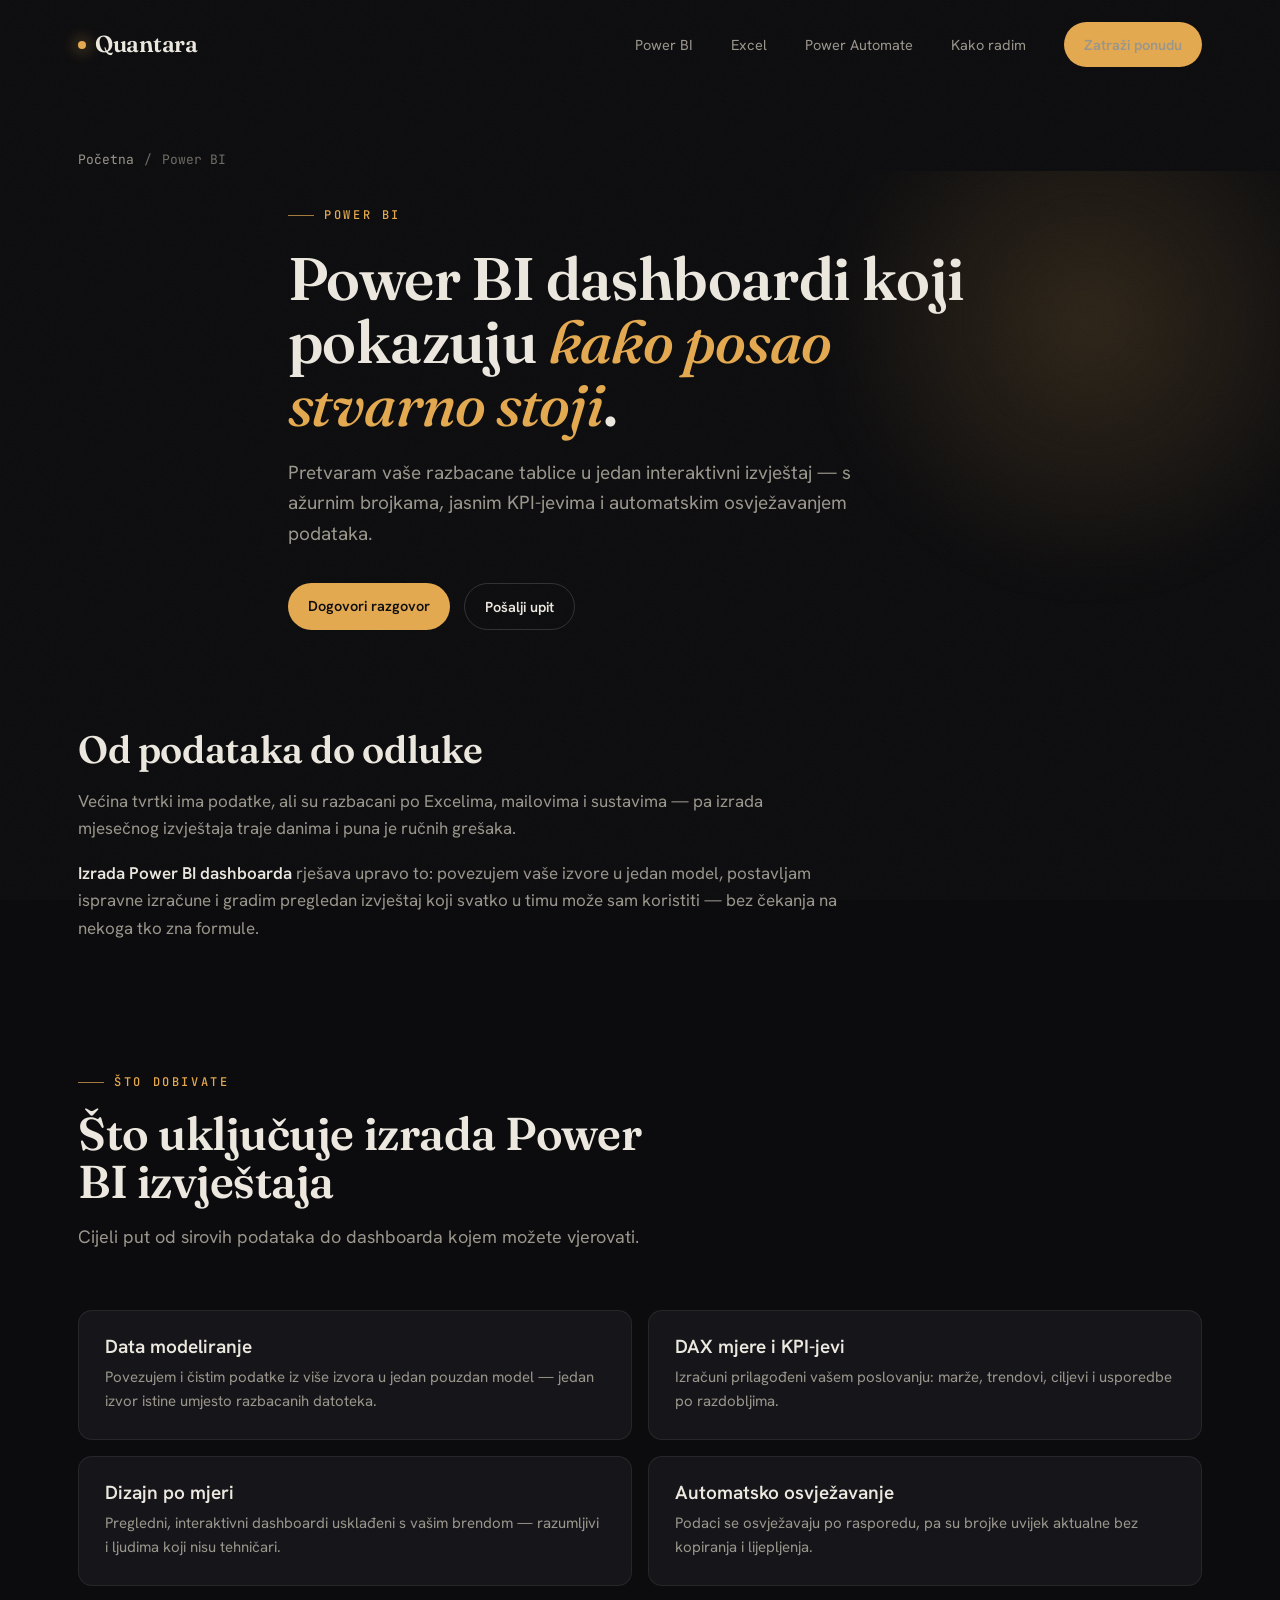
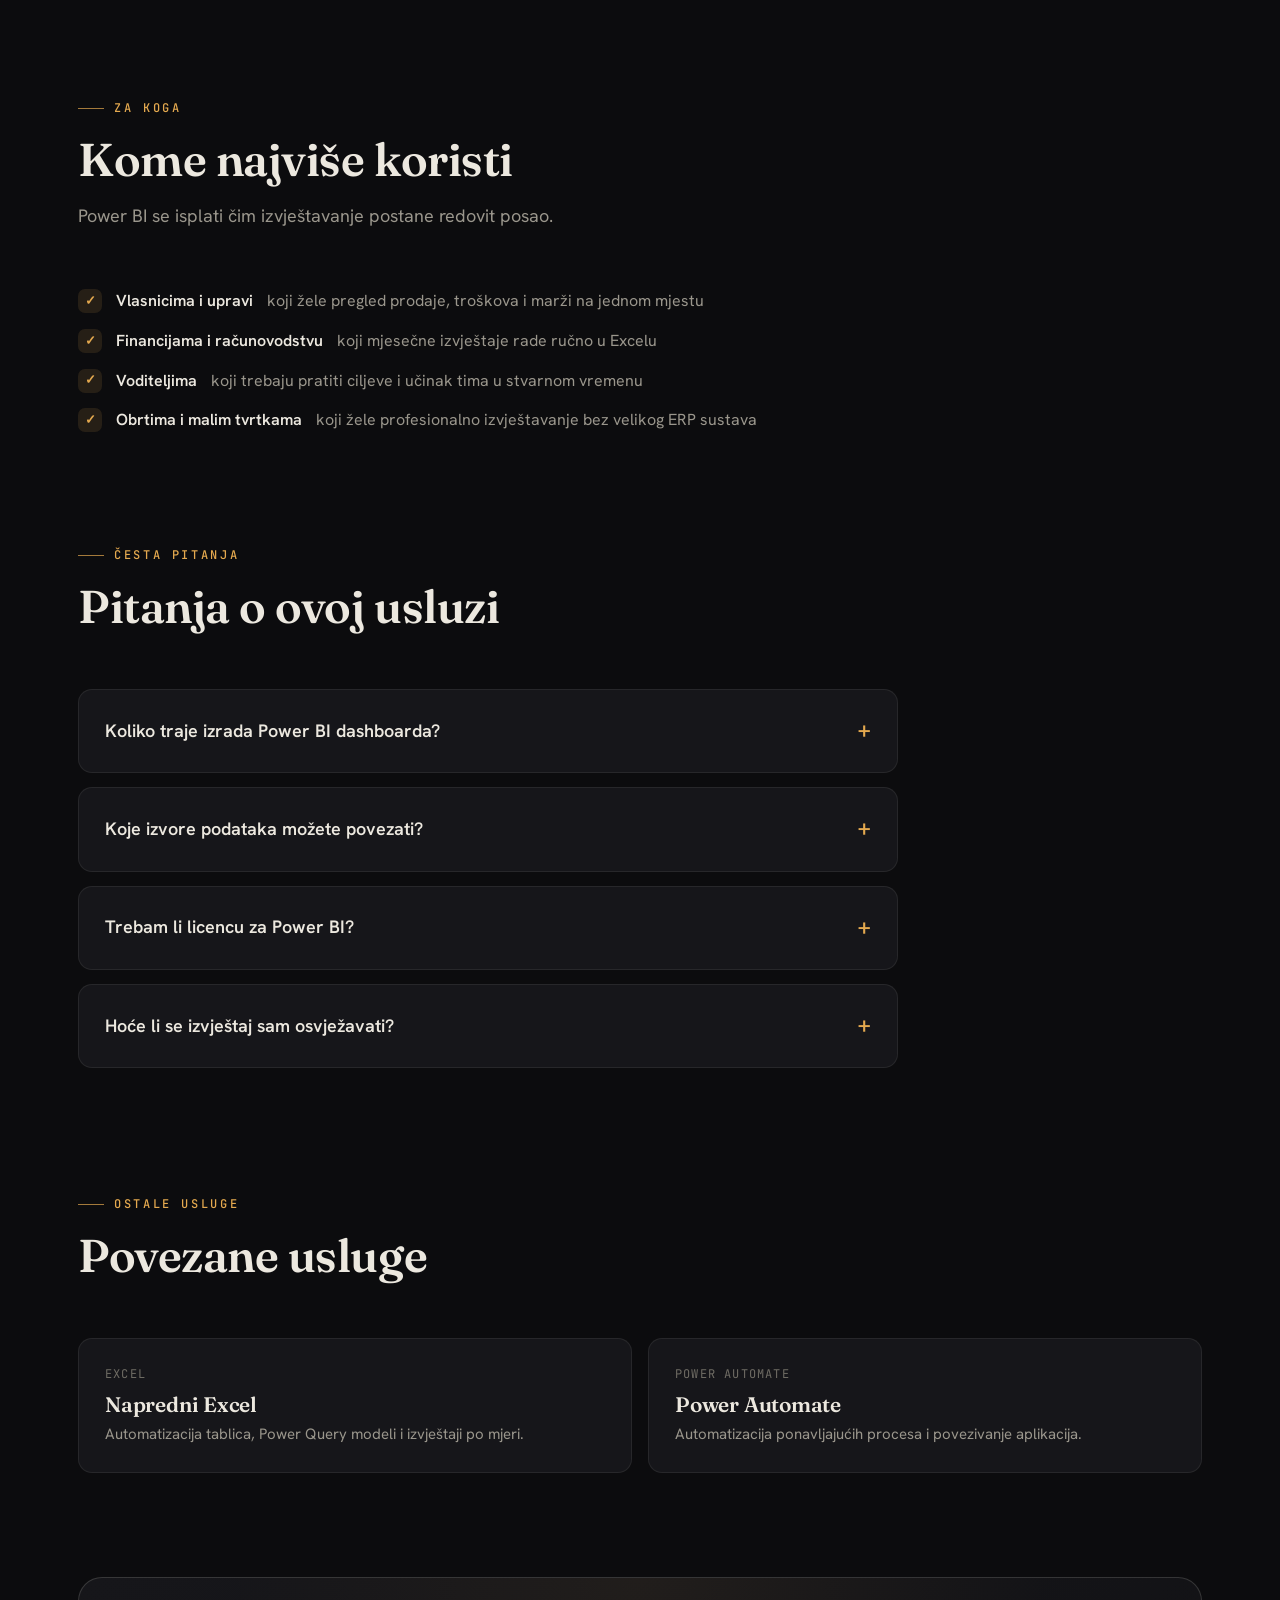
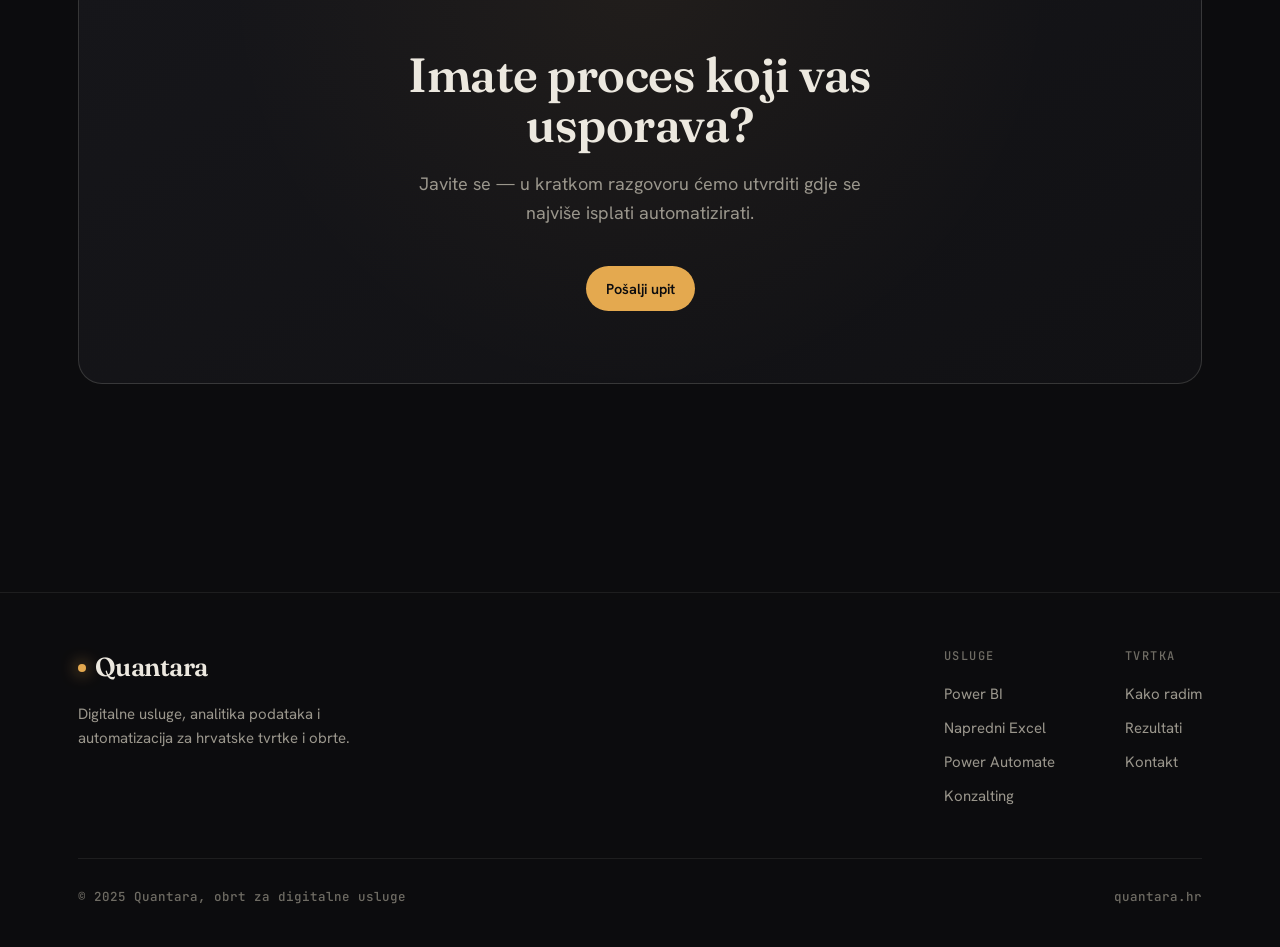
<file: power-bi.html>
<!DOCTYPE html>
<html lang="hr">
<head>
<meta charset="UTF-8" />
<meta name="viewport" content="width=device-width, initial-scale=1.0" />
<title>Power BI konzultant i izrada dashboarda | Quantara</title>
<meta name="description" content="Izrada Power BI izvještaja i interaktivnih dashboarda za hrvatske tvrtke i obrte: data modeliranje, DAX mjere i automatsko osvježavanje podataka." />

<link rel="icon" href="favicon.ico" sizes="any" />
<link rel="icon" type="image/svg+xml" href="favicon.svg" />
<link rel="icon" type="image/png" sizes="32x32" href="favicon-32.png" />
<link rel="icon" type="image/png" sizes="16x16" href="favicon-16.png" />
<link rel="apple-touch-icon" href="apple-touch-icon.png" />

<meta property="og:type" content="website" />
<meta property="og:title" content="Power BI dashboardi i izvještaji | Quantara" />
<meta property="og:description" content="Izrada Power BI izvještaja i interaktivnih dashboarda za hrvatske tvrtke i obrte: data modeliranje, DAX mjere i automatsko osvježavanje podataka." />
<meta property="og:url" content="https://quantara.hr/power-bi.html" />
<meta property="og:image" content="https://quantara.hr/og-image.png" />
<meta name="twitter:card" content="summary_large_image" />
<meta name="twitter:title" content="Power BI dashboardi i izvještaji | Quantara" />
<meta name="twitter:description" content="Izrada Power BI izvještaja i interaktivnih dashboarda za hrvatske tvrtke i obrte: data modeliranje, DAX mjere i automatsko osvježavanje podataka." />
<meta name="twitter:image" content="https://quantara.hr/og-image.png" />

<link rel="canonical" href="https://quantara.hr/power-bi.html" />

<script type="application/ld+json">
{
  "@context": "https://schema.org",
  "@type": "Service",
  "name": "Izrada Power BI dashboarda",
  "description": "Data modeliranje, DAX mjere, interaktivni izvještaji i automatsko osvježavanje podataka za hrvatske tvrtke i obrte.",
  "serviceType": "Izrada Power BI dashboarda",
  "url": "https://quantara.hr/power-bi.html",
  "provider": {
    "@type": "ProfessionalService",
    "name": "Quantara",
    "url": "https://quantara.hr/"
  },
  "areaServed": {
    "@type": "Country",
    "name": "Hrvatska"
  }
}
</script>
<script type="application/ld+json">
{
  "@context": "https://schema.org",
  "@type": "FAQPage",
  "mainEntity": [
    {
      "@type": "Question",
      "name": "Koliko traje izrada Power BI dashboarda?",
      "acceptedAnswer": {
        "@type": "Answer",
        "text": "Jednostavniji izvještaj s jednim izvorom podataka obično je gotov u nekoliko dana, dok složeniji modeli s više izvora traju dulje. Točan rok dobivate u ponudi prije početka rada."
      }
    },
    {
      "@type": "Question",
      "name": "Koje izvore podataka možete povezati?",
      "acceptedAnswer": {
        "@type": "Answer",
        "text": "Excel i CSV datoteke, SQL baze, SharePoint, web servise i mnoge druge. Podatke je moguće objediniti iz više izvora u jedan model."
      }
    },
    {
      "@type": "Question",
      "name": "Trebam li licencu za Power BI?",
      "acceptedAnswer": {
        "@type": "Answer",
        "text": "Za pregled dijeljenih izvještaja često je dovoljan besplatni Power BI Desktop ili Power BI Service, a za napredno dijeljenje unutar tima koristi se Power BI Pro. Posavjetovat ću vas oko najpovoljnije opcije."
      }
    },
    {
      "@type": "Question",
      "name": "Hoće li se izvještaj sam osvježavati?",
      "acceptedAnswer": {
        "@type": "Answer",
        "text": "Da. Postavljam automatsko osvježavanje podataka po rasporedu, tako da dashboard uvijek prikazuje aktualne brojke bez ručnog rada."
      }
    }
  ]
}
</script>
<script type="application/ld+json">
{
  "@context": "https://schema.org",
  "@type": "BreadcrumbList",
  "itemListElement": [
    {
      "@type": "ListItem",
      "position": 1,
      "name": "Početna",
      "item": "https://quantara.hr/"
    },
    {
      "@type": "ListItem",
      "position": 2,
      "name": "Power BI",
      "item": "https://quantara.hr/power-bi.html"
    }
  ]
}
</script>

<link rel="preconnect" href="https://fonts.googleapis.com" />
<link rel="preconnect" href="https://fonts.gstatic.com" crossorigin />
<link href="https://fonts.googleapis.com/css2?family=Fraunces:opsz,wght@9..144,400;9..144,500;9..144,600;9..144,700&family=Hanken+Grotesk:wght@400;500;600;700&family=JetBrains+Mono:wght@400;500;600&display=swap" rel="stylesheet" />
<link rel="stylesheet" href="styles.css" />
</head>
<body>
<header id="header">
  <nav class="nav">
    <a href="index.html" class="logo"><span class="dot"></span>Quantara</a>
    <div class="nav-links" id="navlinks">
      <a href="power-bi.html">Power BI</a>
      <a href="excel.html">Excel</a>
      <a href="power-automate.html">Power Automate</a>
      <a href="index.html#proces">Kako radim</a>
      <a href="index.html#kontakt" class="btn">Zatraži ponudu</a>
    </div>
    <button class="menu-toggle" id="menutoggle" aria-label="Izbornik">☰</button>
  </nav>
</header>
<div class="wrap">
  <nav class="breadcrumb"><a href="index.html">Početna</a><span>/</span>Power BI</nav>
</div><section class="svc-hero">
  <div class="hero-glow"></div>
  <div class="wrap svc-hero-inner">
    <span class="eyebrow reveal">Power BI</span>
    <h1 class="reveal">Power BI dashboardi koji pokazuju <em>kako posao stvarno stoji</em>.</h1>
    <p class="lead reveal">Pretvaram vaše razbacane tablice u jedan interaktivni izvještaj — s ažurnim brojkama, jasnim KPI-jevima i automatskim osvježavanjem podataka.</p>
    <div class="hero-cta reveal">
      <a href="index.html#kontakt" class="btn">Dogovori razgovor</a>
      <a href="mailto:info@quantara.hr" class="btn btn-ghost">Pošalji upit</a>
    </div>
  </div>
</section><section class="pad" style="padding-top:30px">
  <div class="wrap"><div class="prose-block reveal"><h2>Od podataka do odluke</h2><p>Većina tvrtki ima podatke, ali su razbacani po Excelima, mailovima i sustavima — pa izrada mjesečnog izvještaja traje danima i puna je ručnih grešaka.</p><p><strong>Izrada Power BI dashboarda</strong> rješava upravo to: povezujem vaše izvore u jedan model, postavljam ispravne izračune i gradim pregledan izvještaj koji svatko u timu može sam koristiti — bez čekanja na nekoga tko zna formule.</p></div></div>
</section><section class="pad" style="padding-top:0">
  <div class="wrap">
    <div class="sec-head reveal"><span class="eyebrow">Što dobivate</span><h2>Što uključuje izrada Power BI izvještaja</h2><p>Cijeli put od sirovih podataka do dashboarda kojem možete vjerovati.</p></div>
    <div class="feature-grid"><div class="feature reveal"><h3>Data modeliranje</h3><p>Povezujem i čistim podatke iz više izvora u jedan pouzdan model — jedan izvor istine umjesto razbacanih datoteka.</p></div><div class="feature reveal"><h3>DAX mjere i KPI-jevi</h3><p>Izračuni prilagođeni vašem poslovanju: marže, trendovi, ciljevi i usporedbe po razdobljima.</p></div><div class="feature reveal"><h3>Dizajn po mjeri</h3><p>Pregledni, interaktivni dashboardi usklađeni s vašim brendom — razumljivi i ljudima koji nisu tehničari.</p></div><div class="feature reveal"><h3>Automatsko osvježavanje</h3><p>Podaci se osvježavaju po rasporedu, pa su brojke uvijek aktualne bez kopiranja i lijepljenja.</p></div></div>
  </div>
</section><section class="pad" style="padding-top:0">
  <div class="wrap">
    <div class="sec-head reveal"><span class="eyebrow">Za koga</span><h2>Kome najviše koristi</h2><p>Power BI se isplati čim izvještavanje postane redovit posao.</p></div>
    <ul class="check-list reveal"><li><b>Vlasnicima i upravi</b> koji žele pregled prodaje, troškova i marži na jednom mjestu</li><li><b>Financijama i računovodstvu</b> koji mjesečne izvještaje rade ručno u Excelu</li><li><b>Voditeljima</b> koji trebaju pratiti ciljeve i učinak tima u stvarnom vremenu</li><li><b>Obrtima i malim tvrtkama</b> koji žele profesionalno izvještavanje bez velikog ERP sustava</li></ul>
  </div>
</section><section class="pad" id="faq" style="padding-top:0">
  <div class="wrap">
    <div class="sec-head reveal"><span class="eyebrow">Česta pitanja</span><h2>Pitanja o ovoj usluzi</h2></div>
    <div class="faq-list"><details class="faq-item reveal"><summary>Koliko traje izrada Power BI dashboarda?</summary><p>Jednostavniji izvještaj s jednim izvorom podataka obično je gotov u nekoliko dana, dok složeniji modeli s više izvora traju dulje. Točan rok dobivate u ponudi prije početka rada.</p></details><details class="faq-item reveal"><summary>Koje izvore podataka možete povezati?</summary><p>Excel i CSV datoteke, SQL baze, SharePoint, web servise i mnoge druge. Podatke je moguće objediniti iz više izvora u jedan model.</p></details><details class="faq-item reveal"><summary>Trebam li licencu za Power BI?</summary><p>Za pregled dijeljenih izvještaja često je dovoljan besplatni Power BI Desktop ili Power BI Service, a za napredno dijeljenje unutar tima koristi se Power BI Pro. Posavjetovat ću vas oko najpovoljnije opcije.</p></details><details class="faq-item reveal"><summary>Hoće li se izvještaj sam osvježavati?</summary><p>Da. Postavljam automatsko osvježavanje podataka po rasporedu, tako da dashboard uvijek prikazuje aktualne brojke bez ručnog rada.</p></details></div>
  </div>
</section><section class="pad" style="padding-top:0">
  <div class="wrap">
    <div class="sec-head reveal"><span class="eyebrow">Ostale usluge</span><h2>Povezane usluge</h2></div>
    <div class="cross-links"><a class="cross-link reveal" href="excel.html"><div class="cl-lbl">Excel</div><h3>Napredni Excel</h3><p>Automatizacija tablica, Power Query modeli i izvještaji po mjeri.</p></a><a class="cross-link reveal" href="power-automate.html"><div class="cl-lbl">Power Automate</div><h3>Power Automate</h3><p>Automatizacija ponavljajućih procesa i povezivanje aplikacija.</p></a></div>
  </div>
</section><section class="pad" style="padding-top:0">
  <div class="wrap">
    <div class="cta-band reveal">
      <h2>Imate proces koji vas usporava?</h2>
      <p>Javite se — u kratkom razgovoru ćemo utvrditi gdje se najviše isplati automatizirati.</p>
      <div class="hero-cta"><a href="mailto:info@quantara.hr" class="btn">Pošalji upit</a></div>
    </div>
  </div>
</section><footer>
  <div class="wrap">
    <div class="foot-top">
      <div>
        <div class="logo"><span class="dot"></span>Quantara</div>
        <p class="foot-tag">Digitalne usluge, analitika podataka i automatizacija za hrvatske tvrtke i obrte.</p>
      </div>
      <div class="foot-cols">
        <div class="foot-col">
          <h4>Usluge</h4>
          <a href="power-bi.html">Power BI</a>
          <a href="excel.html">Napredni Excel</a>
          <a href="power-automate.html">Power Automate</a>
          <a href="index.html#usluge">Konzalting</a>
        </div>
        <div class="foot-col">
          <h4>Tvrtka</h4>
          <a href="index.html#proces">Kako radim</a>
          <a href="index.html#rezultati">Rezultati</a>
          <a href="index.html#kontakt">Kontakt</a>
        </div>
      </div>
    </div>
    <div class="foot-bot">
      <span class="mono">© 2025 Quantara, obrt za digitalne usluge</span>
      <span class="mono">quantara.hr</span>
    </div>
  </div>
</footer>

<script>
  const header=document.getElementById('header');
  const onScroll=()=>header.classList.toggle('scrolled',window.scrollY>30);
  onScroll();window.addEventListener('scroll',onScroll,{passive:true});
  const toggle=document.getElementById('menutoggle');
  const links=document.getElementById('navlinks');
  toggle.addEventListener('click',()=>links.classList.toggle('open'));
  links.querySelectorAll('a').forEach(a=>a.addEventListener('click',()=>links.classList.remove('open')));
  const io=new IntersectionObserver((es)=>{es.forEach(e=>{if(e.isIntersecting){e.target.classList.add('in');io.unobserve(e.target);}});},{threshold:0.15,rootMargin:'0px 0px -40px 0px'});
  document.querySelectorAll('.reveal').forEach(el=>io.observe(el));
</script>
</body>
</html>
</file>
<file: styles.css>
:root{
    --ink:#0C0C0E;
    --ink-2:#111114;
    --surface:#16161A;
    --surface-2:#1C1C21;
    --line:rgba(236,232,223,0.08);
    --line-strong:rgba(236,232,223,0.16);
    --text:#ECE8DF;
    --muted:#9A968C;
    --muted-2:#6F6C64;
    --accent:#E4A94F;
    --accent-deep:#C98B2E;
    --sage:#7FB5A6;
    --accent-soft:rgba(228,169,79,0.12);
    --maxw:1180px;
    --ease:cubic-bezier(.22,.61,.36,1);
  }

  *{box-sizing:border-box;margin:0;padding:0}
  html{scroll-behavior:smooth}
  body{
    background:var(--ink);
    color:var(--text);
    font-family:'Hanken Grotesk',sans-serif;
    font-size:17px;
    line-height:1.6;
    -webkit-font-smoothing:antialiased;
    overflow-x:hidden;
  }

  /* grain overlay */
  body::after{
    content:"";
    position:fixed;inset:0;
    pointer-events:none;z-index:9999;
    opacity:.035;
    background-image:url("data:image/svg+xml,%3Csvg xmlns='http://www.w3.org/2000/svg' width='160' height='160'%3E%3Cfilter id='n'%3E%3CfeTurbulence type='fractalNoise' baseFrequency='0.9' numOctaves='3'/%3E%3C/filter%3E%3Crect width='100%25' height='100%25' filter='url(%23n)'/%3E%3C/svg%3E");
  }

  a{color:inherit;text-decoration:none}
  ::selection{background:var(--accent);color:var(--ink)}

  .wrap{max-width:var(--maxw);margin:0 auto;padding:0 28px}

  .mono{font-family:'JetBrains Mono',monospace;font-weight:500}
  .eyebrow{
    font-family:'JetBrains Mono',monospace;
    font-size:12px;letter-spacing:.22em;text-transform:uppercase;
    color:var(--accent);font-weight:500;
    display:inline-flex;align-items:center;gap:10px;
  }
  .eyebrow::before{content:"";width:26px;height:1px;background:var(--accent);opacity:.7}

  h1,h2,h3{font-family:'Fraunces',serif;font-weight:600;line-height:1.04;letter-spacing:-.01em}

  /* ---------- NAV ---------- */
  header{
    position:fixed;top:0;left:0;right:0;z-index:100;
    transition:all .4s var(--ease);
  }
  .nav{
    display:flex;align-items:center;justify-content:space-between;
    padding:22px 28px;max-width:var(--maxw);margin:0 auto;
    transition:padding .4s var(--ease);
  }
  header.scrolled{
    background:rgba(12,12,14,.72);
    backdrop-filter:blur(14px);
    border-bottom:1px solid var(--line);
  }
  header.scrolled .nav{padding:14px 28px}
  .logo{
    font-family:'Fraunces',serif;font-weight:600;font-size:23px;
    letter-spacing:-.02em;display:flex;align-items:center;gap:9px;
  }
  .logo .dot{width:8px;height:8px;border-radius:50%;background:var(--accent);box-shadow:0 0 16px var(--accent)}
  .nav-links{display:flex;align-items:center;gap:38px}
  .nav-links a{
    font-size:14.5px;color:var(--muted);transition:color .25s;position:relative;
  }
  .nav-links a:not(.btn):hover{color:var(--text)}
  .nav-links a:not(.btn)::after{
    content:"";position:absolute;left:0;bottom:-5px;height:1px;width:0;background:var(--accent);transition:width .3s var(--ease);
  }
  .nav-links a:not(.btn):hover::after{width:100%}
  .btn{
    background:var(--accent);color:var(--ink);
    padding:11px 20px;border-radius:100px;font-weight:600;font-size:14.5px;
    transition:transform .25s var(--ease),box-shadow .25s;
    display:inline-block;border:none;cursor:pointer;
  }
  .btn:hover{transform:translateY(-2px);box-shadow:0 10px 30px rgba(228,169,79,.28)}
  .btn-ghost{
    background:transparent;color:var(--text);border:1px solid var(--line-strong);
  }
  .btn-ghost:hover{border-color:var(--accent);box-shadow:none}
  .menu-toggle{display:none;background:none;border:none;color:var(--text);cursor:pointer;font-size:24px}

  /* ---------- HERO ---------- */
  .hero{
    position:relative;padding:188px 0 110px;overflow:hidden;
  }
  .hero-grid-bg{
    position:absolute;inset:0;z-index:0;pointer-events:none;
    background-image:
      linear-gradient(var(--line) 1px,transparent 1px),
      linear-gradient(90deg,var(--line) 1px,transparent 1px);
    background-size:54px 54px;
    mask-image:radial-gradient(ellipse 80% 70% at 70% 30%,#000 0%,transparent 75%);
    -webkit-mask-image:radial-gradient(ellipse 80% 70% at 70% 30%,#000 0%,transparent 75%);
    opacity:.6;
  }
  .hero-glow{
    position:absolute;top:-180px;right:-120px;width:620px;height:620px;z-index:0;
    background:radial-gradient(circle,rgba(228,169,79,.16),transparent 62%);
    filter:blur(20px);pointer-events:none;
  }
  .hero-inner{
    position:relative;z-index:2;display:grid;grid-template-columns:1.05fr .95fr;
    gap:56px;align-items:center;
  }
  .hero-copy{max-width:600px}
  .hero h1{font-size:clamp(40px,5.4vw,68px);margin:24px 0 0}
  .hero h1 em{font-style:italic;color:var(--accent);font-weight:500}
  .hero p.lead{
    color:var(--muted);font-size:19px;margin-top:24px;max-width:500px;
  }
  .hero-cta{display:flex;gap:14px;margin-top:38px;flex-wrap:wrap}
  .hero-stats{
    display:flex;gap:40px;margin-top:54px;padding-top:30px;border-top:1px solid var(--line);
  }
  .hero-stats .num{font-family:'Fraunces',serif;font-size:32px;color:var(--text);font-weight:600}
  .hero-stats .lbl{font-size:13px;color:var(--muted-2);margin-top:2px}

  /* fade-in load */
  .reveal-load{opacity:0;transform:translateY(22px);animation:rise .9s var(--ease) forwards}
  @keyframes rise{to{opacity:1;transform:none}}
  .d1{animation-delay:.05s}.d2{animation-delay:.18s}.d3{animation-delay:.31s}
  .d4{animation-delay:.44s}.d5{animation-delay:.57s}.d6{animation-delay:.7s}

  /* ---------- DASHBOARD CARD ---------- */
  .dash{
    position:relative;background:linear-gradient(160deg,var(--surface),var(--ink-2));
    border:1px solid var(--line-strong);border-radius:18px;padding:22px;
    box-shadow:0 40px 80px -30px rgba(0,0,0,.7);
    transform:perspective(1400px) rotateY(-7deg) rotateX(3deg);
    transition:transform .6s var(--ease);
  }
  .dash:hover{transform:perspective(1400px) rotateY(-3deg) rotateX(1deg)}
  .dash-head{display:flex;justify-content:space-between;align-items:center;margin-bottom:18px}
  .dash-title{font-size:13px;color:var(--muted);font-family:'JetBrains Mono',monospace}
  .dash-dots{display:flex;gap:6px}
  .dash-dots span{width:9px;height:9px;border-radius:50%;background:var(--line-strong)}
  .dash-dots span:first-child{background:var(--accent)}
  .kpis{display:grid;grid-template-columns:1fr 1fr;gap:12px;margin-bottom:18px}
  .kpi{background:var(--surface-2);border:1px solid var(--line);border-radius:11px;padding:13px 14px}
  .kpi .k-lbl{font-size:11px;color:var(--muted-2);text-transform:uppercase;letter-spacing:.08em}
  .kpi .k-val{font-family:'Fraunces',serif;font-size:24px;margin-top:4px;font-weight:600}
  .kpi .k-val small{font-size:13px;color:var(--sage);font-family:'JetBrains Mono',monospace;margin-left:6px;font-weight:500}
  .chart{
    background:var(--surface-2);border:1px solid var(--line);border-radius:11px;
    padding:16px 16px 12px;
  }
  .chart-top{display:flex;justify-content:space-between;font-size:11px;color:var(--muted-2);margin-bottom:14px;font-family:'JetBrains Mono',monospace}
  .bars{display:flex;align-items:flex-end;gap:9px;height:96px}
  .bar{
    flex:1;background:linear-gradient(180deg,var(--accent),var(--accent-deep));
    border-radius:4px 4px 2px 2px;transform-origin:bottom;transform:scaleY(0);
    animation:grow 1s var(--ease) forwards;
  }
  .bar.alt{background:linear-gradient(180deg,#2E2E34,#222227)}
  @keyframes grow{to{transform:scaleY(1)}}

  /* ---------- SECTIONS ---------- */
  section{position:relative}
  .pad{padding:104px 0}
  .sec-head{max-width:620px;margin-bottom:58px}
  .sec-head h2{font-size:clamp(30px,3.8vw,46px);margin-top:18px}
  .sec-head p{color:var(--muted);margin-top:18px;font-size:18px}

  /* reveal on scroll */
  .reveal{opacity:0;transform:translateY(30px);transition:opacity .8s var(--ease),transform .8s var(--ease)}
  .reveal.in{opacity:1;transform:none}

  /* ---------- SERVICES ---------- */
  .services{display:grid;grid-template-columns:repeat(2,1fr);gap:18px}
  .svc{
    background:var(--surface);border:1px solid var(--line);border-radius:16px;
    padding:34px 32px;position:relative;overflow:hidden;
    transition:border-color .35s,transform .35s var(--ease);
  }
  .svc::before{
    content:"";position:absolute;inset:0;opacity:0;transition:opacity .4s;
    background:radial-gradient(circle at 100% 0%,var(--accent-soft),transparent 55%);
  }
  .svc:hover{border-color:var(--line-strong);transform:translateY(-4px)}
  .svc:hover::before{opacity:1}
  .svc-ico{
    width:50px;height:50px;border-radius:12px;display:grid;place-items:center;
    background:var(--accent-soft);border:1px solid rgba(228,169,79,.25);margin-bottom:22px;
  }
  .svc-ico svg{width:24px;height:24px;stroke:var(--accent)}
  .svc .num-tag{position:absolute;top:30px;right:32px;font-family:'JetBrains Mono',monospace;font-size:13px;color:var(--muted-2)}
  .svc h3{font-size:24px;margin-bottom:12px}
  .svc p{color:var(--muted);font-size:15.5px}
  .svc ul{list-style:none;margin-top:18px;display:flex;flex-direction:column;gap:8px}
  .svc li{font-size:14px;color:var(--muted);display:flex;gap:10px;align-items:flex-start}
  .svc li::before{content:"→";color:var(--accent);font-family:'JetBrains Mono',monospace;flex:none}

  /* ---------- PROCESS ---------- */
  .process-grid{display:grid;grid-template-columns:repeat(4,1fr);gap:0;border:1px solid var(--line);border-radius:16px;overflow:hidden}
  .step{padding:36px 30px;border-right:1px solid var(--line);position:relative;transition:background .35s}
  .step:last-child{border-right:none}
  .step:hover{background:var(--surface)}
  .step .s-num{font-family:'JetBrains Mono',monospace;font-size:13px;color:var(--accent);margin-bottom:24px}
  .step h3{font-size:20px;margin-bottom:10px}
  .step p{color:var(--muted);font-size:14.5px}

  /* ---------- VALUE / WHY ---------- */
  .why{display:grid;grid-template-columns:1fr 1fr;gap:60px;align-items:center}
  .why-list{display:flex;flex-direction:column;gap:26px}
  .why-item{display:flex;gap:18px}
  .why-item .check{
    flex:none;width:36px;height:36px;border-radius:9px;background:var(--accent-soft);
    display:grid;place-items:center;border:1px solid rgba(228,169,79,.25);
  }
  .why-item .check svg{width:17px;height:17px;stroke:var(--accent)}
  .why-item h3{font-size:18px;font-family:'Hanken Grotesk',sans-serif;font-weight:600;margin-bottom:4px;letter-spacing:0}
  .why-item p{color:var(--muted);font-size:15px}
  .why-visual{
    background:linear-gradient(160deg,var(--surface),var(--ink-2));
    border:1px solid var(--line);border-radius:18px;padding:36px;
  }
  .metric-row{display:flex;justify-content:space-between;align-items:baseline;padding:20px 0;border-bottom:1px solid var(--line)}
  .metric-row:last-child{border-bottom:none}
  .metric-row .m-num{font-family:'Fraunces',serif;font-size:44px;font-weight:600;color:var(--text)}
  .metric-row .m-num span{color:var(--accent)}
  .metric-row .m-lbl{color:var(--muted);font-size:14.5px;text-align:right;max-width:180px}

  /* ---------- CTA ---------- */
  .cta-band{
    background:linear-gradient(150deg,var(--surface),var(--ink-2));
    border:1px solid var(--line-strong);border-radius:24px;
    padding:72px 56px;text-align:center;position:relative;overflow:hidden;
  }
  .cta-band::before{
    content:"";position:absolute;inset:0;opacity:.5;
    background:radial-gradient(circle at 50% 0%,var(--accent-soft),transparent 60%);
  }
  .cta-band h2{font-size:clamp(30px,4vw,48px);position:relative;max-width:680px;margin:0 auto}
  .cta-band p{color:var(--muted);margin:20px auto 36px;max-width:480px;position:relative;font-size:18px}
  .cta-band .hero-cta{justify-content:center;position:relative}

  /* ---------- FAQ ---------- */
  .faq-list{max-width:820px}
  .faq-item{
    border:1px solid var(--line);border-radius:14px;background:var(--surface);
    margin-bottom:14px;padding:0 26px;transition:border-color .3s;overflow:hidden;
  }
  .faq-item[open]{border-color:var(--line-strong)}
  .faq-item summary{
    list-style:none;cursor:pointer;padding:22px 0;font-size:18px;
    font-family:'Hanken Grotesk',sans-serif;font-weight:600;color:var(--text);
    display:flex;justify-content:space-between;align-items:center;gap:18px;
  }
  .faq-item summary::-webkit-details-marker{display:none}
  .faq-item summary::after{
    content:"+";font-family:'JetBrains Mono',monospace;font-weight:400;
    color:var(--accent);font-size:24px;transition:transform .3s var(--ease);flex:none;
  }
  .faq-item[open] summary::after{transform:rotate(45deg)}
  .faq-item p{color:var(--muted);font-size:15.5px;padding:0 0 24px;max-width:680px}

  /* ---------- CONTACT STRIP ---------- */
  .contact-strip{display:grid;grid-template-columns:repeat(2,1fr);gap:18px;margin-top:48px}
  .contact-card{
    background:var(--surface);border:1px solid var(--line);border-radius:14px;padding:26px;
    transition:border-color .3s;
  }
  .contact-card:hover{border-color:var(--accent)}
  .contact-card .c-lbl{font-family:'JetBrains Mono',monospace;font-size:12px;color:var(--muted-2);text-transform:uppercase;letter-spacing:.1em;margin-bottom:10px}
  .contact-card .c-val{font-size:18px;color:var(--text)}

  /* ---------- FOOTER ---------- */
  footer{border-top:1px solid var(--line);padding:54px 0 40px;margin-top:104px}
  .foot-top{display:flex;justify-content:space-between;align-items:flex-start;gap:40px;flex-wrap:wrap;margin-bottom:40px}
  .foot-top .logo{font-size:26px}
  .foot-tag{color:var(--muted);max-width:280px;margin-top:14px;font-size:15px}
  .foot-cols{display:flex;gap:70px;flex-wrap:wrap}
  .foot-col h4{font-family:'JetBrains Mono',monospace;font-size:12px;text-transform:uppercase;letter-spacing:.12em;color:var(--muted-2);margin-bottom:16px;font-weight:500}
  .foot-col a{display:block;color:var(--muted);font-size:15px;margin-bottom:10px;transition:color .25s}
  .foot-col a:hover{color:var(--accent)}
  .foot-bot{display:flex;justify-content:space-between;align-items:center;padding-top:28px;border-top:1px solid var(--line);color:var(--muted-2);font-size:13px;flex-wrap:wrap;gap:14px}
  .foot-bot .mono{font-size:12.5px}

  /* ---------- RESPONSIVE ---------- */
  @media(max-width:920px){
    .hero-inner,.why{grid-template-columns:1fr;gap:48px}
    .dash{transform:none;max-width:460px}
    .dash:hover{transform:none}
    .services,.process-grid,.contact-strip{grid-template-columns:1fr}
    .step{border-right:none;border-bottom:1px solid var(--line)}
    .step:last-child{border-bottom:none}
    .why-visual{order:-1}
  }
  @media(max-width:680px){
    body{font-size:16px}
    .nav-links{
      position:fixed;top:0;right:0;bottom:0;width:78%;max-width:320px;
      background:var(--ink-2);border-left:1px solid var(--line);
      flex-direction:column;align-items:flex-start;justify-content:center;
      gap:28px;padding:40px;transform:translateX(100%);transition:transform .4s var(--ease);z-index:90;
    }
    .nav-links.open{transform:none}
    .nav-links a:not(.btn){font-size:20px}
    .menu-toggle{display:block;z-index:95}
    .hero{padding:140px 0 80px}
    .hero-stats{gap:26px;flex-wrap:wrap}
    .cta-band{padding:48px 26px}
    .metric-row .m-num{font-size:34px}
    .foot-bot{flex-direction:column;align-items:flex-start}
  }

  /* ========== SERVICE PAGES ========== */
  .breadcrumb{
    font-family:'JetBrains Mono',monospace;font-size:13px;color:var(--muted-2);
    padding-top:150px;display:flex;gap:10px;align-items:center;
  }
  .breadcrumb a{color:var(--muted);transition:color .25s}
  .breadcrumb a:hover{color:var(--accent)}
  .breadcrumb span{color:var(--muted-2)}

  .svc-hero{position:relative;padding:26px 0 70px;overflow:hidden}
  .svc-hero .hero-glow{top:-160px}
  .svc-hero-inner{position:relative;z-index:2;max-width:760px}
  .svc-hero h1{font-size:clamp(38px,5vw,60px);margin:22px 0 0;line-height:1.05}
  .svc-hero h1 em{font-style:italic;color:var(--accent);font-weight:500}
  .svc-hero p.lead{color:var(--muted);font-size:19px;margin-top:22px;max-width:620px}
  .svc-hero .hero-cta{margin-top:34px}

  .prose-block{max-width:760px}
  .prose-block h2{font-size:clamp(26px,3.4vw,38px);margin-bottom:18px}
  .prose-block p{color:var(--muted);font-size:17px;margin-bottom:18px}
  .prose-block p strong{color:var(--text);font-weight:600}

  .feature-grid{display:grid;grid-template-columns:1fr 1fr;gap:16px;margin-top:8px}
  .feature{
    background:var(--surface);border:1px solid var(--line);border-radius:14px;
    padding:26px 26px;transition:border-color .3s,transform .3s var(--ease);
  }
  .feature:hover{border-color:var(--line-strong);transform:translateY(-3px)}
  .feature h3{font-size:19px;font-family:'Hanken Grotesk',sans-serif;font-weight:600;margin-bottom:8px;letter-spacing:0}
  .feature p{color:var(--muted);font-size:15px}

  .check-list{list-style:none;display:flex;flex-direction:column;gap:14px;margin-top:6px;max-width:680px}
  .check-list li{display:flex;gap:14px;align-items:flex-start;color:var(--muted);font-size:16px}
  .check-list li b{color:var(--text);font-weight:600}
  .check-list li::before{
    content:"✓";color:var(--accent);font-weight:700;flex:none;
    width:24px;height:24px;border-radius:7px;background:var(--accent-soft);
    display:grid;place-items:center;font-size:13px;margin-top:1px;
  }

  .cross-links{display:grid;grid-template-columns:1fr 1fr;gap:16px;margin-top:8px}
  .cross-link{
    background:var(--surface);border:1px solid var(--line);border-radius:14px;
    padding:26px;transition:border-color .3s;display:block;
  }
  .cross-link:hover{border-color:var(--accent)}
  .cross-link .cl-lbl{font-family:'JetBrains Mono',monospace;font-size:12px;color:var(--muted-2);text-transform:uppercase;letter-spacing:.1em;margin-bottom:10px}
  .cross-link h3{font-size:21px;margin-bottom:6px}
  .cross-link p{color:var(--muted);font-size:15px}

  @media(max-width:920px){
    .feature-grid,.cross-links{grid-template-columns:1fr}
  }

  .svc-more{
    display:inline-block;margin-top:20px;font-family:'JetBrains Mono',monospace;
    font-size:13.5px;color:var(--accent);position:relative;z-index:2;transition:gap .25s;
  }
  .svc-more:hover{text-decoration:underline}
</file>
